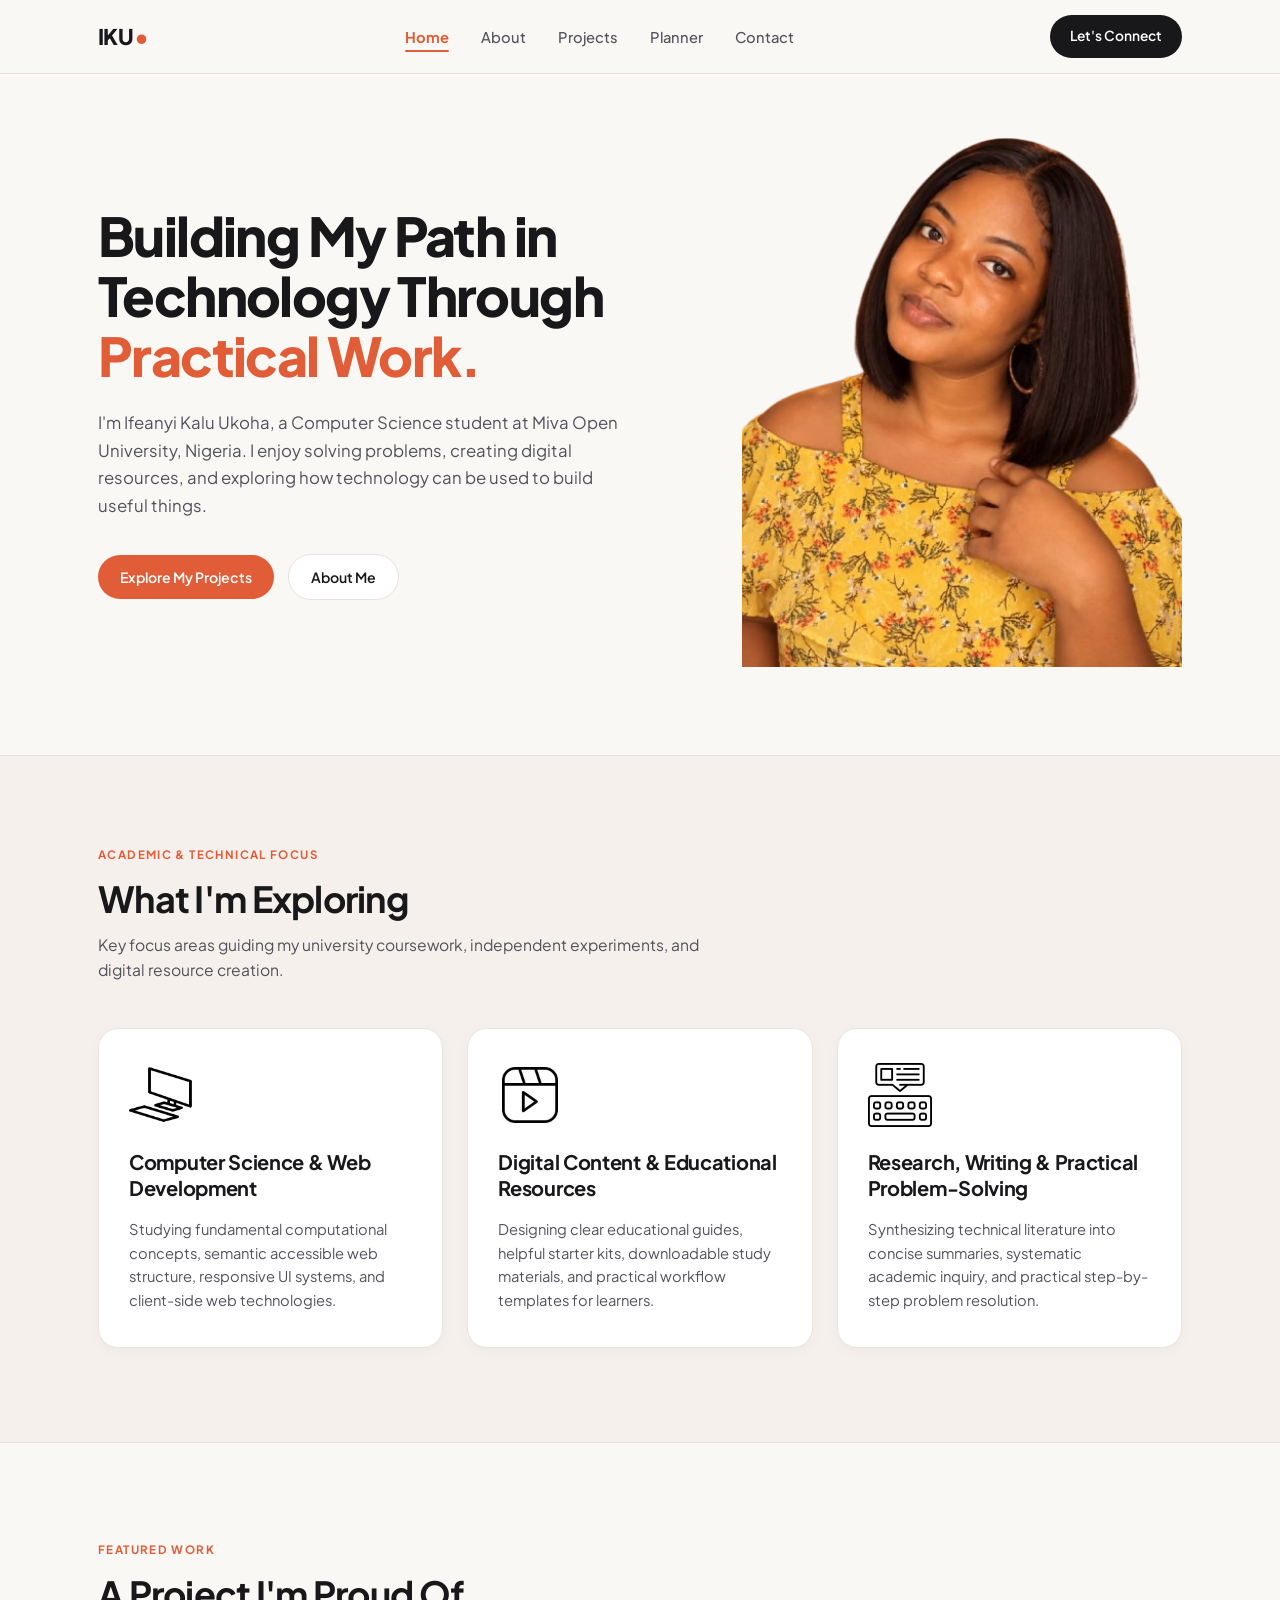
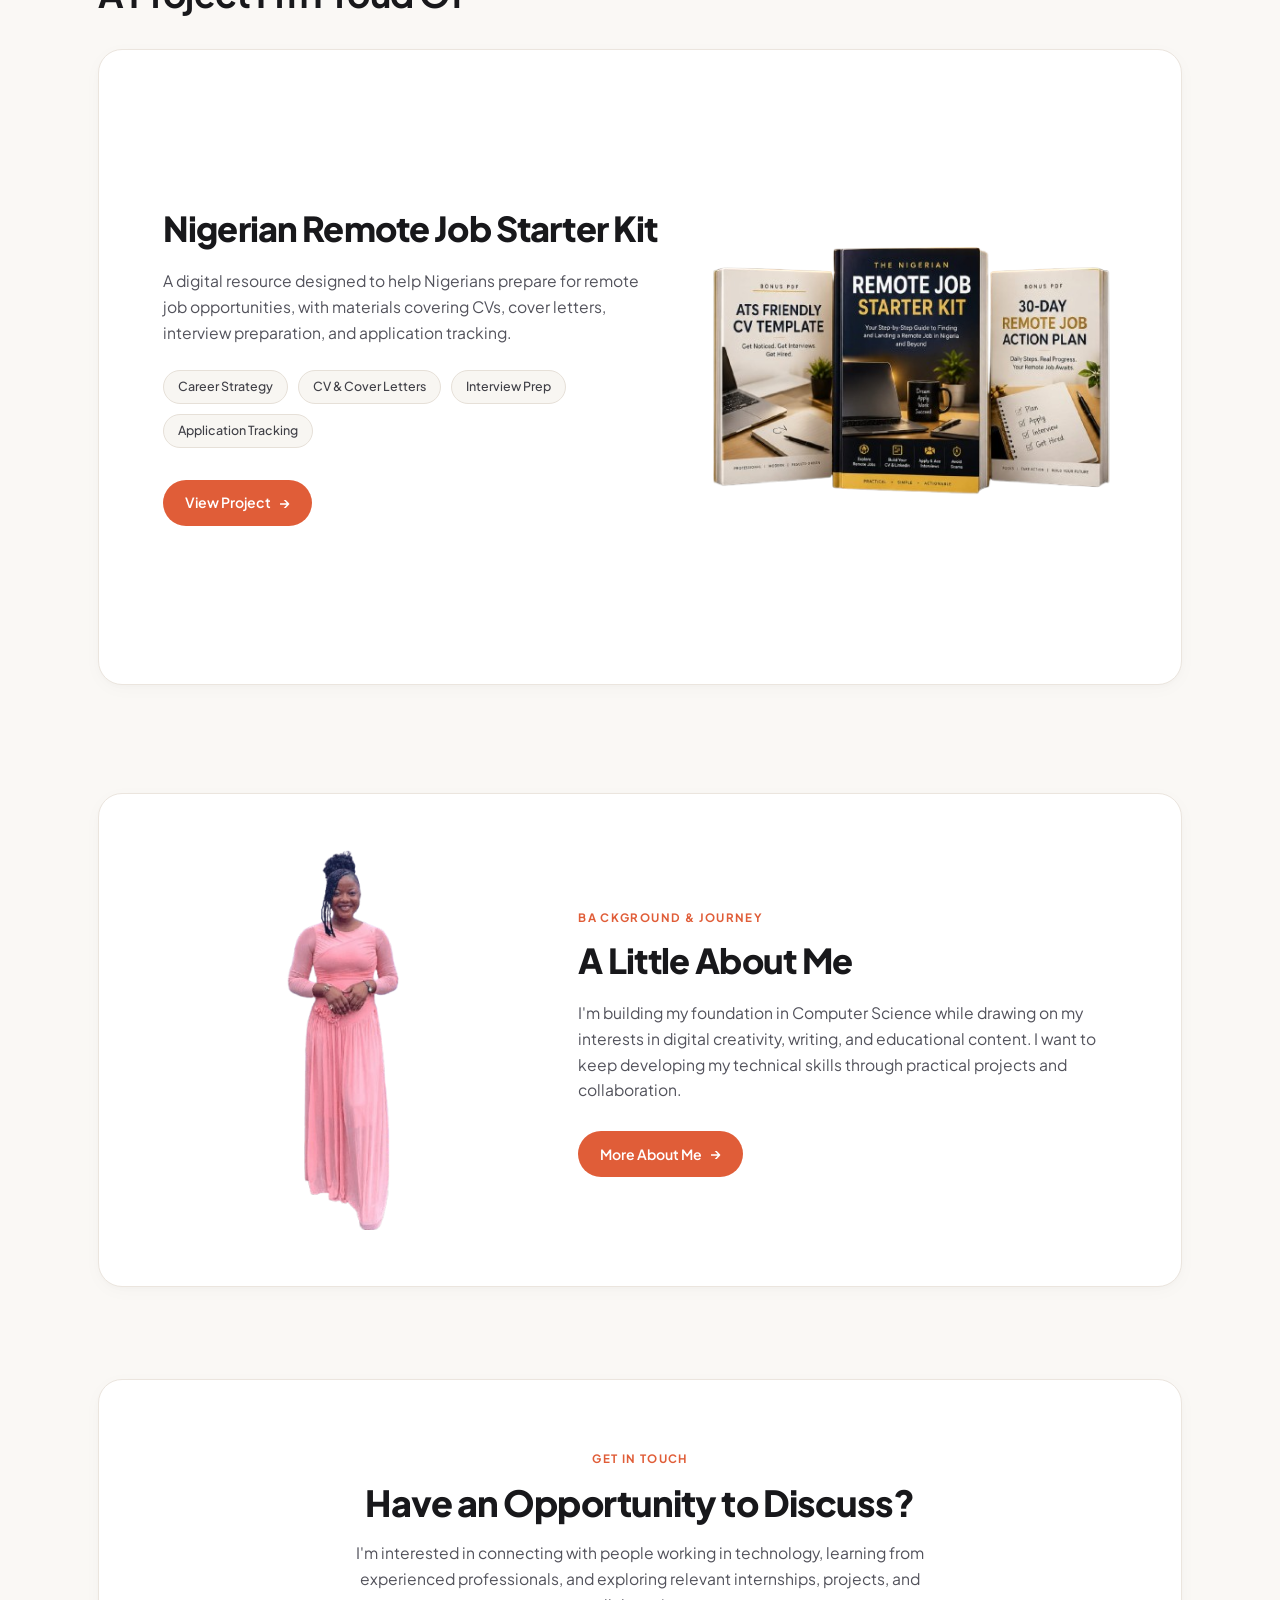
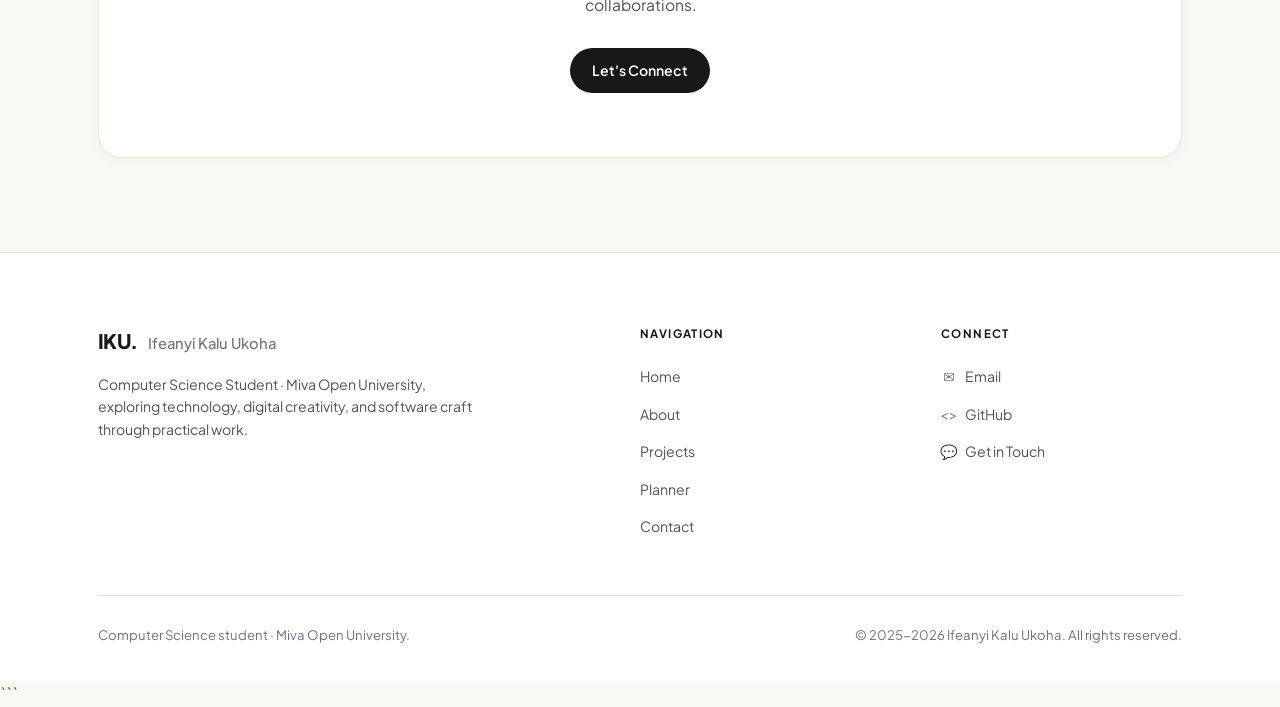
<file: index.html>
<!doctype html>
<html lang="en">
  <head>
    <meta charset="UTF-8" />
    <meta name="viewport" content="width=device-width, initial-scale=1.0" />
    <title>Ifeanyi Kalu Ukoha - Portfolio Homepage</title>
    <meta name="description" content="Portfolio homepage of Ifeanyi Kalu Ukoha, Computer Science student at Miva Open University, Nigeria." />
    <meta property="og:title" content="Ifeanyi Kalu Ukoha - Portfolio Homepage" />
    <meta property="og:description" content="Portfolio homepage of Ifeanyi Kalu Ukoha, Computer Science student at Miva Open University, Nigeria." />
    <meta property="og:type" content="website" />
    <meta name="twitter:card" content="summary_large_image" />

    <link rel="preconnect" href="https://fonts.googleapis.com" />
    <link rel="preconnect" href="https://fonts.gstatic.com" crossorigin />
    <link
      href="https://fonts.googleapis.com/css2?family=Plus+Jakarta+Sans:wght@400;500;600;700;800&display=swap"
      rel="stylesheet"
    />
    <link rel="stylesheet" href="css/style.css" />
  </head>

  <body>
    <header class="site-header" id="siteHeader">
      <div class="container nav-container">
        <div class="nav-brand-group">
          <button
            class="mobile-menu-toggle"
            id="mobileMenuToggle"
            aria-label="Open navigation menu"
            aria-expanded="false"
            aria-controls="primaryNav"
          >
            <span class="hamburger-bar"></span>
            <span class="hamburger-bar"></span>
            <span class="hamburger-bar"></span>
          </button>

          <a href="index.html" class="brand-logo" aria-label="IKU Homepage">
            IKU<span class="brand-dot">•</span>
          </a>
        </div>

        <div class="nav-drawer-backdrop" id="navBackdrop" aria-hidden="true"></div>

        <nav id="primaryNav" class="nav-drawer" aria-label="Main Navigation">
          <div class="nav-drawer-header">
            <span class="nav-drawer-title">IKU<span class="brand-dot">•</span></span>
            <button class="nav-drawer-close" id="navDrawerClose" aria-label="Close navigation menu">&times;</button>
          </div>

          <ul class="nav-links">
            <li><a href="index.html" class="nav-link active">Home</a></li>
            <li><a href="about.html" class="nav-link">About</a></li>
            <li><a href="projects.html" class="nav-link">Projects</a></li>
            <li><a href="planner.html" class="nav-link">Planner</a></li>
            <li><a href="contact.html" class="nav-link">Contact</a></li>
          </ul>

          <div class="nav-drawer-footer">
            <a href="contact.html" class="btn btn-dark nav-mobile-cta">
              Let's Connect <span class="arrow">→</span>
            </a>
          </div>
        </nav>

        <div class="nav-actions">
          <a href="contact.html" class="btn btn-dark">
            Let's Connect
          </a>
        </div>
      </div>
    </header>

    <main>
      <section id="home" class="hero-section">
        <div class="container">
          <div class="hero-grid">
            <div class="hero-content">
              <h1 class="hero-headline">
                Building My Path in<br class="hero-br" />
                Technology Through<br class="hero-br" />
                <span class="highlight">Practical Work.</span>
              </h1>

              <p class="hero-intro">
                I'm Ifeanyi Kalu Ukoha, a Computer Science student at Miva Open
                University, Nigeria. I enjoy solving problems, creating digital
                resources, and exploring how technology can be used to build
                useful things.
              </p>

              <div class="hero-actions">
                <a href="projects.html" class="btn btn-primary">Explore My Projects</a>
                <a href="about.html" class="btn btn-secondary">About Me</a>
              </div>
            </div>

            <div class="hero-visual">
              <div class="hero-portrait-wrapper">
                <img
                  src="assets/img/8.png"
                  alt="Ifeanyi Kalu Ukoha smiling against a warm terracotta arch background"
                  class="hero-portrait-img"
                  width="420"
                  height="480"
                />
              </div>
            </div>
          </div>
        </div>
      </section>

      <section id="focus" class="focus-section">
        <div class="container">
          <div class="focus-header">
            <span class="eyebrow">ACADEMIC & TECHNICAL FOCUS</span>
            <h2 class="section-title">What I'm Exploring</h2>
            <p class="section-desc">
              Key focus areas guiding my university coursework, independent experiments, and digital resource creation.
            </p>
          </div>

          <div class="focus-grid">
            <article class="focus-card card">
              <div class="focus-icon-wrap">
                <img
                  src="assets/img/computer.png"
                  alt="Computer monitor and keyboard icon"
                  width="64"
                  height="64"
                />
              </div>
              <h3 class="focus-card-title">Computer Science & Web Development</h3>
              <p class="focus-card-desc">
                Studying fundamental computational concepts, semantic accessible web structure, responsive UI systems, and client-side web technologies.
              </p>
            </article>

            <article class="focus-card card">
              <div class="focus-icon-wrap">
                <img
                  src="assets/img/content.png"
                  alt="Video media player icon"
                  width="64"
                  height="64"
                />
              </div>
              <h3 class="focus-card-title">Digital Content & Educational Resources</h3>
              <p class="focus-card-desc">
                Designing clear educational guides, helpful starter kits, downloadable study materials, and practical workflow templates for learners.
              </p>
            </article>

            <article class="focus-card card">
              <div class="focus-icon-wrap">
                <img
                  src="assets/img/writing.png"
                  alt="Research discussion bubble and keyboard icon"
                  width="64"
                  height="64"
                />
              </div>
              <h3 class="focus-card-title">Research, Writing & Practical Problem-Solving</h3>
              <p class="focus-card-desc">
                Synthesizing technical literature into concise summaries, systematic academic inquiry, and practical step-by-step problem resolution.
              </p>
            </article>
          </div>
        </div>
      </section>

      <section id="projects" class="featured-section">
        <div class="container">
          <div class="featured-header">
            <span class="eyebrow">FEATURED WORK</span>
            <h2 class="section-title">A Project I'm Proud Of</h2>
          </div>

          <article class="featured-card card">
            <div class="featured-content">
              <h3 class="featured-project-title">Nigerian Remote Job Starter Kit</h3>
              <p class="featured-project-desc">
                A digital resource designed to help Nigerians prepare for remote job opportunities, with materials covering CVs, cover letters, interview preparation, and application tracking.
              </p>

              <div class="tags-list">
                <span class="tag-badge">Career Strategy</span>
                <span class="tag-badge">CV & Cover Letters</span>
                <span class="tag-badge">Interview Prep</span>
                <span class="tag-badge">Application Tracking</span>
              </div>

              <a href="#contact" class="btn btn-primary">
                View Project <span class="arrow">→</span>
              </a>
            </div>

            <div class="featured-visual">
              <img
                src="assets/img/6.png"
                alt="Nigerian Remote Job Starter Kit, ATS Friendly CV Template, and 30-Day Remote Job Action Plan book mockup"
                class="featured-mockup-img"
                width="380"
                height="250"
              />
            </div>
          </article>
        </div>
      </section>

      <section id="about" class="about-section">
        <div class="container">
          <article class="about-card card">
            <div class="about-visual">
              <img
                src="assets/img/7.png"
                alt="Full-length portrait of Ifeanyi Kalu Ukoha in a soft pink dress"
                class="about-portrait-img"
                width="160"
                height="360"
              />
            </div>

            <div class="about-content">
              <span class="eyebrow">BA  CKGROUND & JOURNEY</span>
              <h2 class="about-title">A Little About Me</h2>
              <p class="about-desc">
                I'm building my foundation in Computer Science while drawing on my interests in digital creativity, writing, and educational content. I want to keep developing my technical skills through practical projects and collaboration.
              </p>

              <a href="about.html" class="btn btn-primary">
                More About Me <span class="arrow">→</span>
              </a>
            </div>
          </article>
        </div>
      </section>

      <section id="contact" class="contact-cta-section">
        <div class="container">
          <div class="contact-card card">
            <span class="eyebrow">GET IN TOUCH</span>
            <h2 class="contact-title">Have an Opportunity to Discuss?</h2>
            <p class="contact-desc">
              I'm interested in connecting with people working in technology, learning from experienced professionals, and exploring relevant internships, projects, and collaborations.
            </p>

            <a href="contact.html" class="btn btn-dark">
              Let's Connect
            </a>
          </div>
        </div>
      </section>
    </main>

    <footer class="site-footer">
      <div class="container">
        <div class="footer-top">
          <div class="footer-brand">
            <div class="footer-logo-line">
              <span class="footer-logo">IKU.</span>
              <span class="footer-fullname">Ifeanyi Kalu Ukoha</span>
            </div>
            <p class="footer-bio">
              Computer Science Student · Miva Open University, exploring technology, digital creativity, and software craft through practical work.
            </p>
          </div>

          <div class="footer-nav-col">
            <h3 class="footer-heading">NAVIGATION</h3>
            <ul class="footer-list">
              <li><a href="index.html" class="footer-link">Home</a></li>
              <li><a href="about.html" class="footer-link">About</a></li>
              <li><a href="projects.html" class="footer-link">Projects</a></li>
              <li><a href="planner.html" class="footer-link">Planner</a></li>
              <li><a href="contact.html" class="footer-link">Contact</a></li>
            </ul>
          </div>

          <div class="footer-connect-col">
            <h3 class="footer-heading">CONNECT</h3>
            <ul class="footer-list">
              <li>
                <a href="mailto:i.ukoha9685@miva.edu.ng" class="footer-link">
                  <span class="footer-icon">✉</span> Email
                </a>
              </li>
              <li>
                <a href="https://github.com" target="_blank" rel="noopener noreferrer" class="footer-link">
                  <span class="footer-icon">&lt;&gt;</span> GitHub
                </a>
              </li>
              <li>
                <a href="contact.html" class="footer-link">
                  <span class="footer-icon">💬</span> Get in Touch
                </a>
              </li>
            </ul>
          </div>
        </div>

        <div class="footer-bottom">
          <div class="footer-subtext">Computer Science student · Miva Open University.</div>
          <div class="footer-copyright">© 2025-2026 Ifeanyi Kalu Ukoha. All rights reserved.</div>
        </div>
      </div>
    </footer>

    <script type="module" src="js/main.js"></script>
  </body>
</html>
```
</file>
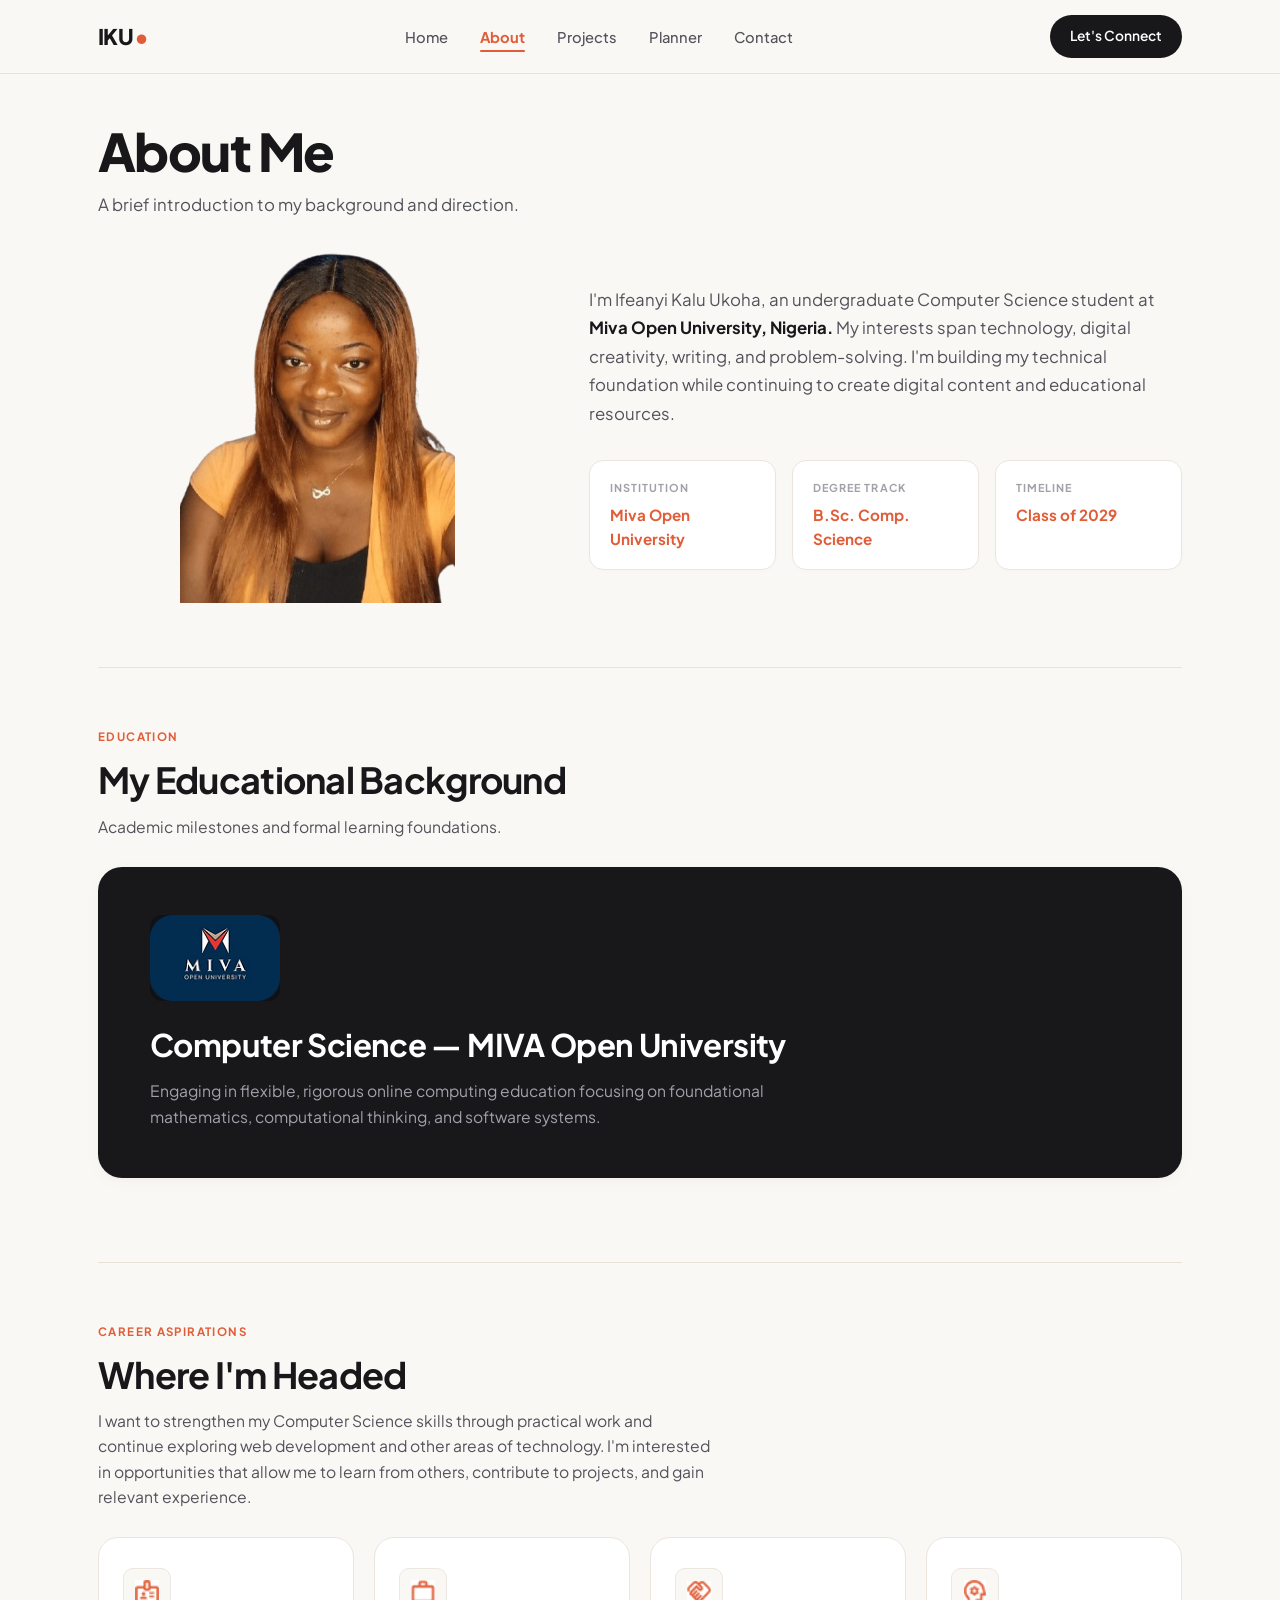
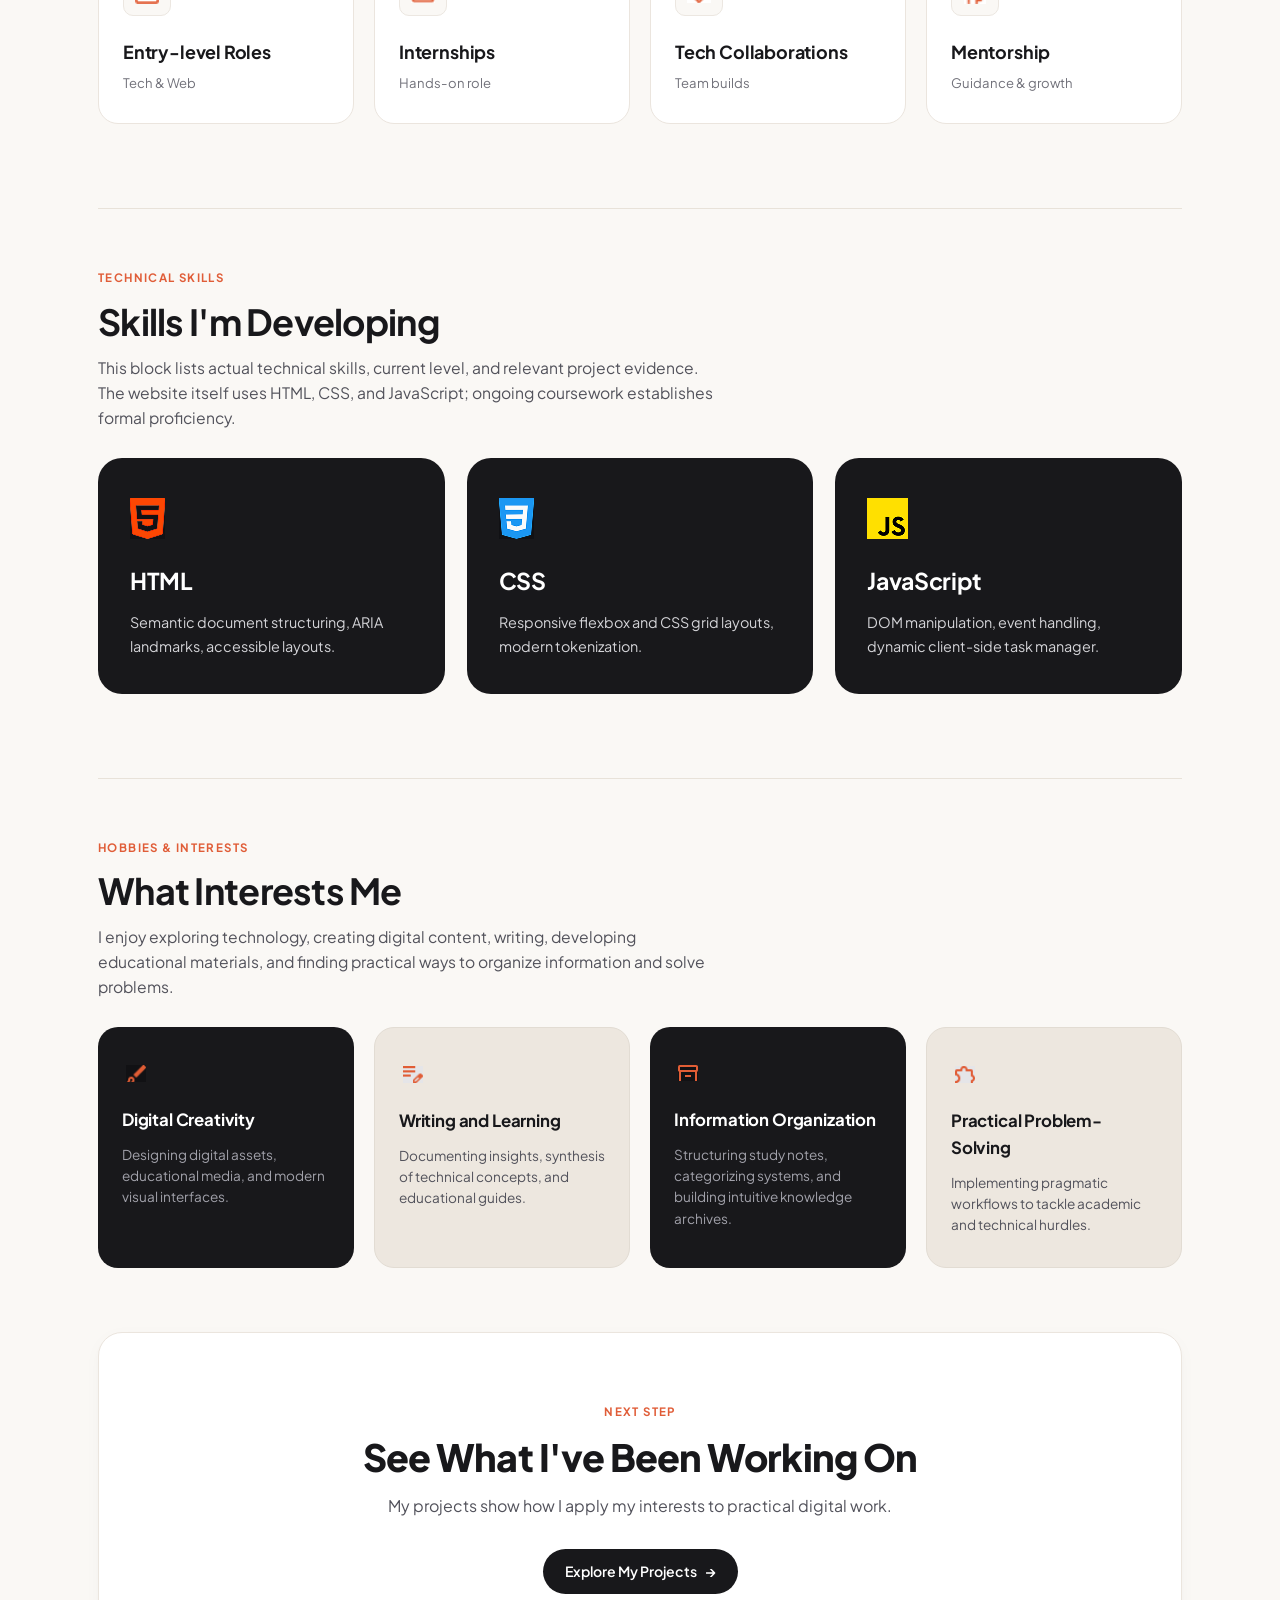
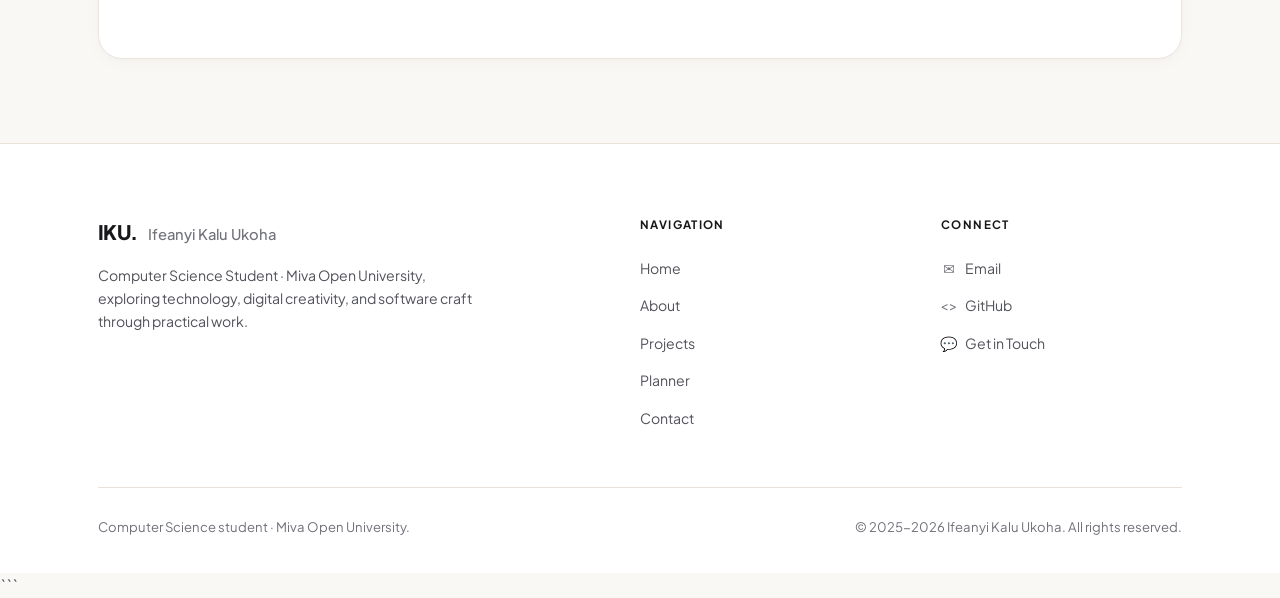
<file: about.html>
<!doctype html>
<html lang="en">
  <head>
    <meta charset="UTF-8" />
    <meta name="viewport" content="width=device-width, initial-scale=1.0" />
    <title>About Me - Ifeanyi Kalu Ukoha</title>
    <meta name="description" content="A brief introduction to the background, educational foundations, career aspirations, and technical skills of Ifeanyi Kalu Ukoha." />
    <meta property="og:title" content="About Me - Ifeanyi Kalu Ukoha" />
    <meta property="og:description" content="A brief introduction to the background, educational foundations, career aspirations, and technical skills of Ifeanyi Kalu Ukoha." />
    <meta property="og:type" content="website" />
    <meta name="twitter:card" content="summary_large_image" />

    <link rel="preconnect" href="https://fonts.googleapis.com" />
    <link rel="preconnect" href="https://fonts.gstatic.com" crossorigin />
    <link
      href="https://fonts.googleapis.com/css2?family=Plus+Jakarta+Sans:wght@400;500;600;700;800&display=swap"
      rel="stylesheet"
    />

    <link rel="stylesheet" href="css/style.css" />
  </head>

  <body>
    <header class="site-header" id="siteHeader">
      <div class="container nav-container">
        <div class="nav-brand-group">
          <button
            class="mobile-menu-toggle"
            id="mobileMenuToggle"
            aria-label="Open navigation menu"
            aria-expanded="false"
            aria-controls="primaryNav"
          >
            <span class="hamburger-bar"></span>
            <span class="hamburger-bar"></span>
            <span class="hamburger-bar"></span>
          </button>

          <a href="index.html" class="brand-logo" aria-label="IKU Homepage">
            IKU<span class="brand-dot">•</span>
          </a>
        </div>

        <div class="nav-drawer-backdrop" id="navBackdrop" aria-hidden="true"></div>

        <nav id="primaryNav" class="nav-drawer" aria-label="Main Navigation">
          <div class="nav-drawer-header">
            <span class="nav-drawer-title">IKU<span class="brand-dot">•</span></span>
            <button class="nav-drawer-close" id="navDrawerClose" aria-label="Close navigation menu">&times;</button>
          </div>

          <ul class="nav-links">
            <li><a href="index.html" class="nav-link">Home</a></li>
            <li><a href="about.html" class="nav-link active">About</a></li>
            <li><a href="projects.html" class="nav-link">Projects</a></li>
            <li><a href="planner.html" class="nav-link">Planner</a></li>
            <li><a href="contact.html" class="nav-link">Contact</a></li>
          </ul>

          <div class="nav-drawer-footer">
            <a href="contact.html" class="btn btn-dark nav-mobile-cta">
              Let's Connect <span class="arrow">→</span>
            </a>
          </div>
        </nav>

        <div class="nav-actions">
          <a href="contact.html" class="btn btn-dark">
            Let's Connect
          </a>
        </div>
      </div>
    </header>

    <main>
      <div class="container">
        <header class="page-header-block">
          <h1 class="page-main-title">About Me</h1>
          <p class="page-subtitle">A brief introduction to my background and direction.</p>
        </header>

        <section class="about-hero-grid">
          <div class="about-stadium-visual">
            <img
              src="assets/img/9.png"
              alt="Portrait of Ifeanyi Kalu Ukoha in a lime yellow dress framed in a rounded capsule"
              class="about-stadium-img"
            />
          </div>

          <div class="about-hero-content">
            <p class="bio-lead">
              I'm Ifeanyi Kalu Ukoha, an undergraduate Computer Science student at <strong>Miva Open University, Nigeria.</strong> My interests span technology, digital creativity, writing, and problem-solving. I'm building my technical foundation while continuing to create digital content and educational resources.
            </p>

            <div class="stats-grid">
              <div class="stat-card">
                <span class="stat-label">INSTITUTION</span>
                <span class="stat-value">Miva Open University</span>
              </div>
              <div class="stat-card">
                <span class="stat-label">DEGREE TRACK</span>
                <span class="stat-value">B.Sc. Comp. Science</span>
              </div>
              <div class="stat-card">
                <span class="stat-label">TIMELINE</span>
                <span class="stat-value">Class of 2029</span>
              </div>
            </div>
          </div>
        </section>

        <div class="about-section-divider"></div>

        <section class="about-section-block">
          <div class="about-block-header">
            <span class="eyebrow">EDUCATION</span>
            <h2 class="section-title">My Educational Background</h2>
            <p class="section-desc">Academic milestones and formal learning foundations.</p>
          </div>

          <article class="education-card">
            <div class="miva-logo-box">
              <img
                src="assets/img/miva-logo.png"
                alt="MIVA Open University crest logo"
                width="130"
                height="86"
              />
            </div>
            <h3 class="education-title">Computer Science — MIVA Open University</h3>
            <p class="education-desc">
              Engaging in flexible, rigorous online computing education focusing on foundational mathematics, computational thinking, and software systems.
            </p>
          </article>
        </section>

        <div class="about-section-divider"></div>

        <section class="about-section-block">
          <div class="about-block-header">
            <span class="eyebrow">CAREER ASPIRATIONS</span>
            <h2 class="section-title">Where I'm Headed</h2>
            <p class="section-desc">
              I want to strengthen my Computer Science skills through practical work and continue exploring web development and other areas of technology. I'm interested in opportunities that allow me to learn from others, contribute to projects, and gain relevant experience.
            </p>
          </div>

          <div class="career-grid">
            <div class="career-card">
              <div class="career-icon-box">
                <img src="assets/img/career-1.png" alt="ID badge icon" width="24" height="24" />
              </div>
              <h3 class="career-title">Entry-level Roles</h3>
              <p class="career-subtitle">Tech &amp; Web</p>
            </div>

            <div class="career-card">
              <div class="career-icon-box">
                <img src="assets/img/career-2.png" alt="Briefcase icon" width="24" height="24" />
              </div>
              <h3 class="career-title">Internships</h3>
              <p class="career-subtitle">Hands-on role</p>
            </div>

            <div class="career-card">
              <div class="career-icon-box">
                <img src="assets/img/career-3.png" alt="Collaboration icon" width="24" height="24" />
              </div>
              <h3 class="career-title">Tech Collaborations</h3>
              <p class="career-subtitle">Team builds</p>
            </div>

            <div class="career-card">
              <div class="career-icon-box">
                <img src="assets/img/career-4.png" alt="Mentorship lightbulb icon" width="24" height="24" />
              </div>
              <h3 class="career-title">Mentorship</h3>
              <p class="career-subtitle">Guidance &amp; growth</p>
            </div>
          </div>
        </section>

        <div class="about-section-divider"></div>

        <section class="about-section-block">
          <div class="about-block-header">
            <span class="eyebrow">TECHNICAL SKILLS</span>
            <h2 class="section-title">Skills I'm Developing</h2>
            <p class="section-desc">
              This block lists actual technical skills, current level, and relevant project evidence. The website itself uses HTML, CSS, and JavaScript; ongoing coursework establishes formal proficiency.
            </p>
          </div>

          <div class="skills-grid">
            <div class="skill-dark-card">
              <div class="skill-badge-wrap">
                <img src="assets/img/html-badge.png" alt="HTML5 badge" width="35" height="41" />
              </div>
              <h3 class="skill-title">HTML</h3>
              <p class="skill-desc">
                Semantic document structuring, ARIA landmarks, accessible layouts.
              </p>
            </div>

            <div class="skill-dark-card">
              <div class="skill-badge-wrap">
                <img src="assets/img/css-badge.png" alt="CSS3 badge" width="35" height="41" />
              </div>
              <h3 class="skill-title">CSS</h3>
              <p class="skill-desc">
                Responsive flexbox and CSS grid layouts, modern tokenization.
              </p>
            </div>

            <div class="skill-dark-card">
              <div class="skill-badge-wrap">
                <img src="assets/img/js-badge.png" alt="JavaScript badge" width="41" height="41" />
              </div>
              <h3 class="skill-title">JavaScript</h3>
              <p class="skill-desc">
                DOM manipulation, event handling, dynamic client-side task manager.
              </p>
            </div>
          </div>
        </section>

        <div class="about-section-divider"></div>

        <section class="about-section-block">
          <div class="about-block-header">
            <span class="eyebrow">HOBBIES &amp; INTERESTS</span>
            <h2 class="section-title">What Interests Me</h2>
            <p class="section-desc">
              I enjoy exploring technology, creating digital content, writing, developing educational materials, and finding practical ways to organize information and solve problems.
            </p>
          </div>

          <div class="hobbies-grid">
            <div class="hobby-card hobby-card-dark">
              <div class="hobby-icon-wrap">
                <img src="assets/img/hobby-1.png" alt="Pen icon" width="20" height="20" />
              </div>
              <h3 class="hobby-title">Digital Creativity</h3>
              <p class="hobby-desc">
                Designing digital assets, educational media, and modern visual interfaces.
              </p>
            </div>

            <div class="hobby-card hobby-card-tinted">
              <div class="hobby-icon-wrap">
                <img src="assets/img/hobby-2.png" alt="Writing icon" width="20" height="20" />
              </div>
              <h3 class="hobby-title">Writing and Learning</h3>
              <p class="hobby-desc">
                Documenting insights, synthesis of technical concepts, and educational guides.
              </p>
            </div>

            <div class="hobby-card hobby-card-dark">
              <div class="hobby-icon-wrap">
                <img src="assets/img/hobby-3.png" alt="Filing icon" width="20" height="20" />
              </div>
              <h3 class="hobby-title">Information Organization</h3>
              <p class="hobby-desc">
                Structuring study notes, categorizing systems, and building intuitive knowledge archives.
              </p>
            </div>

            <div class="hobby-card hobby-card-tinted">
              <div class="hobby-icon-wrap">
                <img src="assets/img/hobby-4.png" alt="Problem-solving icon" width="20" height="20" />
              </div>
              <h3 class="hobby-title">Practical Problem-Solving</h3>
              <p class="hobby-desc">
                Implementing pragmatic workflows to tackle academic and technical hurdles.
              </p>
            </div>
          </div>
        </section>

        <section class="next-step-section">
          <div class="next-step-card">
            <span class="eyebrow">NEXT STEP</span>
            <h2 class="next-step-title">See What I've Been Working On</h2>
            <p class="next-step-desc">
              My projects show how I apply my interests to practical digital work.
            </p>
            <a href="projects.html" class="btn btn-dark">
              Explore My Projects <span class="arrow">→</span>
            </a>
          </div>
        </section>
      </div>
    </main>

    <footer class="site-footer">
      <div class="container">
        <div class="footer-top">
          <div class="footer-brand">
            <div class="footer-logo-line">
              <span class="footer-logo">IKU.</span>
              <span class="footer-fullname">Ifeanyi Kalu Ukoha</span>
            </div>
            <p class="footer-bio">
              Computer Science Student · Miva Open University, exploring technology, digital creativity, and software craft through practical work.
            </p>
          </div>

          <div class="footer-nav-col">
            <h3 class="footer-heading">NAVIGATION</h3>
            <ul class="footer-list">
              <li><a href="index.html" class="footer-link">Home</a></li>
              <li><a href="about.html" class="footer-link">About</a></li>
              <li><a href="projects.html" class="footer-link">Projects</a></li>
              <li><a href="planner.html" class="footer-link">Planner</a></li>
              <li><a href="contact.html" class="footer-link">Contact</a></li>
            </ul>
          </div>

          <div class="footer-connect-col">
            <h3 class="footer-heading">CONNECT</h3>
            <ul class="footer-list">
              <li>
                <a href="mailto:i.ukoha9685@miva.edu.ng" class="footer-link">
                  <span class="footer-icon">✉</span> Email
                </a>
              </li>
              <li>
                <a href="https://github.com" target="_blank" rel="noopener noreferrer" class="footer-link">
                  <span class="footer-icon">&lt;&gt;</span> GitHub
                </a>
              </li>
              <li>
                <a href="contact.html" class="footer-link">
                  <span class="footer-icon">💬</span> Get in Touch
                </a>
              </li>
            </ul>
          </div>
        </div>

        <div class="footer-bottom">
          <div class="footer-subtext">Computer Science student · Miva Open University.</div>
          <div class="footer-copyright">© 2025-2026 Ifeanyi Kalu Ukoha. All rights reserved.</div>
        </div>
      </div>
    </footer>

    <script type="module" src="js/main.js"></script>
  </body>
</html>
```
</file>
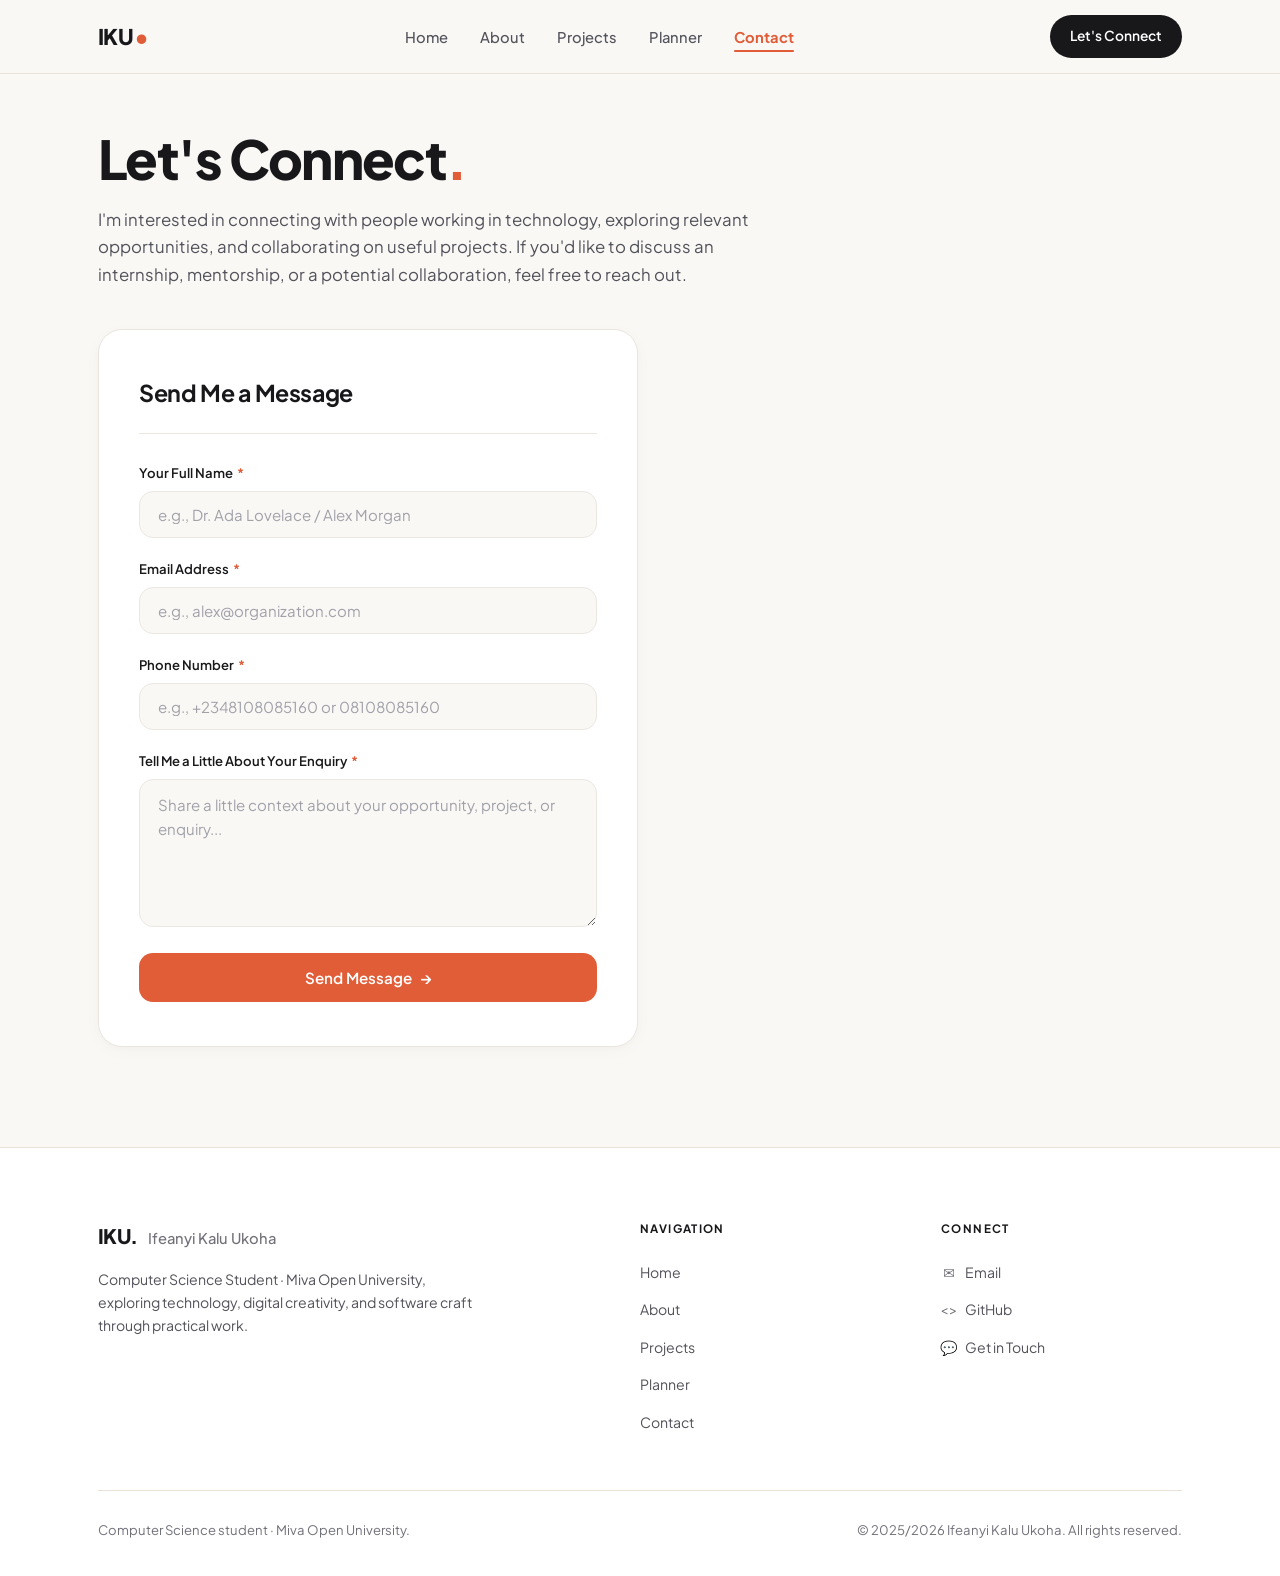
<file: contact.html>
<!doctype html>
<html lang="en">
  <head>
    <meta charset="UTF-8" />
    <meta name="viewport" content="width=device-width, initial-scale=1.0" />
    <title>Let's Connect - Ifeanyi Kalu Ukoha</title>
    <meta
      name="description"
      content="I'm interested in connecting with people working in technology, exploring relevant opportunities, and collaborating on useful projects. If you'd like to discuss an internship, mentorship, or a potential collaboration, feel free to reach out."
    />
    <meta property="og:title" content="Let's Connect - Ifeanyi Kalu Ukoha" />
    <meta
      property="og:description"
      content="I'm interested in connecting with people working in technology, exploring relevant opportunities, and collaborating on useful projects. If you'd like to discuss an internship, mentorship, or a potential collaboration, feel free to reach out."
    />
    <meta property="og:type" content="website" />
    <meta name="twitter:card" content="summary_large_image" />

    <!-- Google Fonts: Plus Jakarta Sans -->
    <link rel="preconnect" href="https://fonts.googleapis.com" />
    <link rel="preconnect" href="https://fonts.gstatic.com" crossorigin />
    <link
      href="https://fonts.googleapis.com/css2?family=Plus+Jakarta+Sans:wght@400;500;600;700;800&display=swap"
      rel="stylesheet"
    />

    <!-- Stylesheet -->
    <link rel="stylesheet" href="css/style.css" />
  </head>
  <body>
    <!-- =====================================================================
         1. Navigation
         ===================================================================== -->
    <header class="site-header" id="siteHeader">
      <div class="container nav-container">
        <!-- Far-left: hamburger on mobile + brand logo -->
        <div class="nav-brand-group">
          <button
            class="mobile-menu-toggle"
            id="mobileMenuToggle"
            aria-label="Open navigation menu"
            aria-expanded="false"
            aria-controls="primaryNav"
          >
            <span class="hamburger-bar"></span>
            <span class="hamburger-bar"></span>
            <span class="hamburger-bar"></span>
          </button>

          <a href="index.html" class="brand-logo" aria-label="IKU Homepage">
            IKU<span class="brand-dot">•</span>
          </a>
        </div>

        <!-- Backdrop for mobile drawer -->
        <div class="nav-drawer-backdrop" id="navBackdrop" aria-hidden="true"></div>

        <!-- Primary Navigation / Slide-out Drawer -->
        <nav id="primaryNav" class="nav-drawer" aria-label="Main Navigation">
          <div class="nav-drawer-header">
            <span class="nav-drawer-title">IKU<span class="brand-dot">•</span></span>
            <button class="nav-drawer-close" id="navDrawerClose" aria-label="Close navigation menu">&times;</button>
          </div>
          <ul class="nav-links">
            <li><a href="index.html" class="nav-link">Home</a></li>
            <li><a href="about.html" class="nav-link">About</a></li>
            <li><a href="projects.html" class="nav-link">Projects</a></li>
            <li><a href="planner.html" class="nav-link">Planner</a></li>
            <li><a href="contact.html" class="nav-link active">Contact</a></li>
          </ul>
          <div class="nav-drawer-footer">
            <a href="contact.html" class="btn btn-dark nav-mobile-cta">
              Let's Connect <span class="arrow">→</span>
            </a>
          </div>
        </nav>

        <div class="nav-actions">
          <a href="contact.html" class="btn btn-dark">
            Let's Connect
          </a>
        </div>
      </div>
    </header>

    <!-- Main Content Flow -->
    <main>
      <div class="container">
        <!-- =================================================================
             2. Page Header
             ================================================================= -->
        <header class="contact-page-header">
          <h1 class="contact-page-title">
            Let's Connect<span class="highlight">.</span>
          </h1>
          <p class="contact-page-subtitle">
            I'm interested in connecting with people working in technology, exploring relevant opportunities, and collaborating on useful projects. If you'd like to discuss an internship, mentorship, or a potential collaboration, feel free to reach out.
          </p>
        </header>

        <!-- =================================================================
             3. Contact Form Card
             ================================================================= -->
        <section class="contact-content-section" aria-label="Contact Form">
          <div class="contact-form-card">
            <h2 class="contact-form-heading">Send Me a Message</h2>
            <div class="contact-card-divider" aria-hidden="true"></div>

            <div class="contact-form-status" id="contactStatus" aria-live="polite"></div>

            <form class="contact-form" id="contactForm" novalidate>
              <div class="contact-form-group">
                <label for="fullName" class="contact-label">
                  Your Full Name <span class="required-star">*</span>
                </label>
                <input
                  type="text"
                  id="fullName"
                  name="fullName"
                  class="contact-input"
                  placeholder="e.g., Dr. Ada Lovelace / Alex Morgan"
                  required
                />
              </div>

              <div class="contact-form-group">
                <label for="email" class="contact-label">
                  Email Address <span class="required-star">*</span>
                </label>
                <input
                  type="email"
                  id="email"
                  name="email"
                  class="contact-input"
                  placeholder="e.g., alex@organization.com"
                  required
                />
              </div>

              <div class="contact-form-group">
                <label for="phone" class="contact-label">
                  Phone Number <span class="required-star">*</span>
                </label>
                <input
                  type="tel"
                  id="phone"
                  name="phone"
                  class="contact-input"
                  placeholder="e.g., +2348108085160 or 08108085160"
                  required
                />
              </div>

              <div class="contact-form-group">
                <label for="enquiry" class="contact-label">
                  Tell Me a Little About Your Enquiry <span class="required-star">*</span>
                </label>
                <textarea
                  id="enquiry"
                  name="enquiry"
                  class="contact-textarea"
                  rows="5"
                  placeholder="Share a little context about your opportunity, project, or enquiry..."
                  required
                ></textarea>
              </div>

              <button type="submit" class="contact-submit-btn" id="contactSubmitBtn">
                Send Message <span class="arrow" aria-hidden="true">→</span>
              </button>
            </form>
          </div>
        </section>
      </div>
    </main>

    <!-- =====================================================================
         4. Shared Footer
         ===================================================================== -->
    <footer class="site-footer">
      <div class="container">
        <div class="footer-top">
          <!-- Col 1: Brand & Bio -->
          <div class="footer-brand">
            <div class="footer-logo-line">
              <span class="footer-logo">IKU.</span>
              <span class="footer-fullname">Ifeanyi Kalu Ukoha</span>
            </div>
            <p class="footer-bio">
              Computer Science Student · Miva Open University, exploring technology, digital creativity, and software craft through practical work.
            </p>
          </div>

          <!-- Col 2: Navigation Links -->
          <div class="footer-nav-col">
            <h3 class="footer-heading">NAVIGATION</h3>
            <ul class="footer-list">
              <li><a href="index.html" class="footer-link">Home</a></li>
              <li><a href="about.html" class="footer-link">About</a></li>
              <li><a href="projects.html" class="footer-link">Projects</a></li>
              <li><a href="planner.html" class="footer-link">Planner</a></li>
              <li><a href="contact.html" class="footer-link">Contact</a></li>
            </ul>
          </div>

          <!-- Col 3: Connect -->
          <div class="footer-connect-col">
            <h3 class="footer-heading">CONNECT</h3>
            <ul class="footer-list">
              <li>
                <a href="mailto:i.ukoha9685@miva.edu.ng" class="footer-link">
                  <span class="footer-icon">✉</span> Email
                </a>
              </li>
              <li>
                <a href="https://github.com" target="_blank" rel="noopener noreferrer" class="footer-link">
                  <span class="footer-icon">&lt;&gt;</span> GitHub
                </a>
              </li>
              <li>
                <a href="contact.html" class="footer-link">
                  <span class="footer-icon">💬</span> Get in Touch
                </a>
              </li>
            </ul>
          </div>
        </div>

        <div class="footer-bottom">
          <div class="footer-subtext">Computer Science student · Miva Open University.</div>
          <div class="footer-copyright">© 2025/2026 Ifeanyi Kalu Ukoha. All rights reserved.</div>
        </div>
      </div>
    </footer>

    <!-- Vanilla JavaScript Interaction -->
    <script type="module" src="js/main.js"></script>
  </body>
</html>
</file>
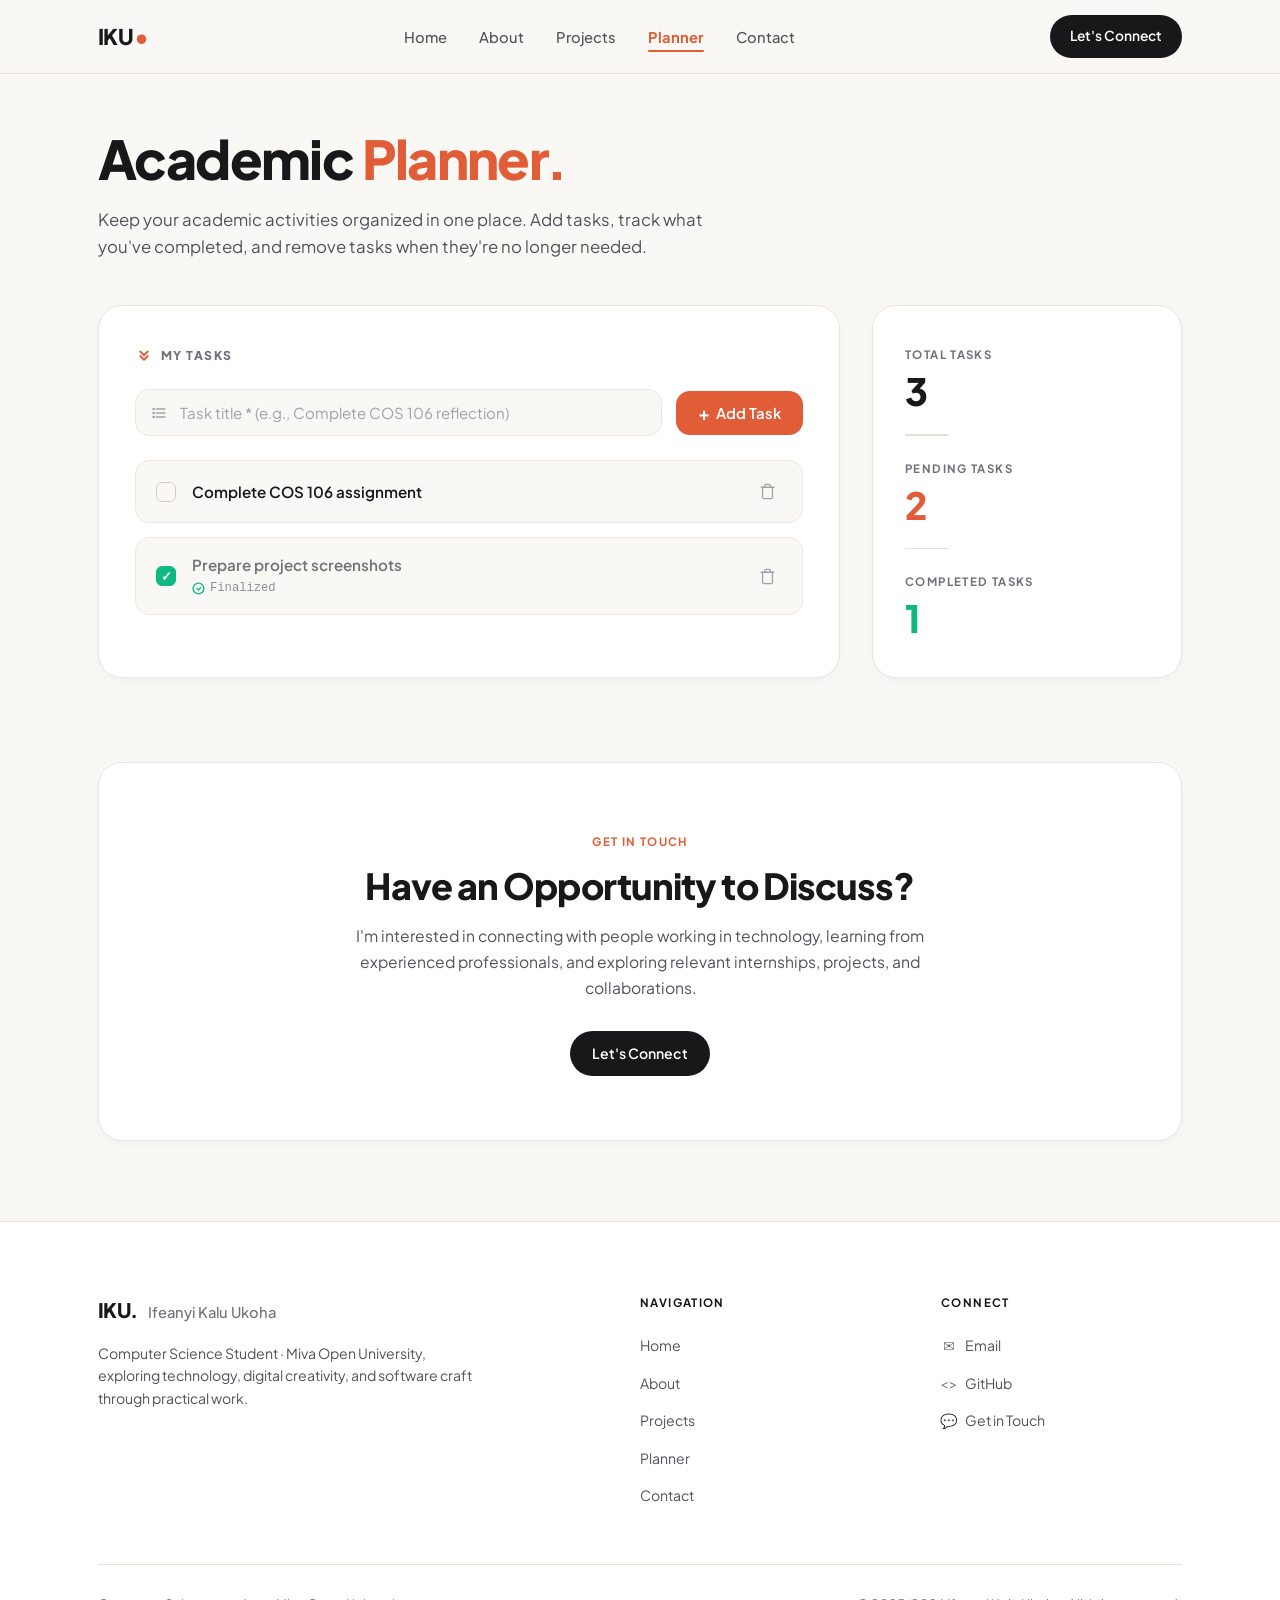
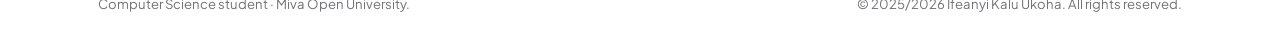
<file: planner.html>
<!doctype html>
<html lang="en">
  <head>
    <meta charset="UTF-8" />
    <meta name="viewport" content="width=device-width, initial-scale=1.0" />
    <title>Academic Planner - Ifeanyi Kalu Ukoha</title>
    <meta
      name="description"
      content="Keep your academic activities organized in one place. Add tasks, track what you've completed, and remove tasks when they're no longer needed."
    />
    <meta property="og:title" content="Academic Planner - Ifeanyi Kalu Ukoha" />
    <meta
      property="og:description"
      content="Keep your academic activities organized in one place. Add tasks, track what you've completed, and remove tasks when they're no longer needed."
    />
    <meta property="og:type" content="website" />
    <meta name="twitter:card" content="summary_large_image" />

    <!-- Google Fonts: Plus Jakarta Sans -->
    <link rel="preconnect" href="https://fonts.googleapis.com" />
    <link rel="preconnect" href="https://fonts.gstatic.com" crossorigin />
    <link
      href="https://fonts.googleapis.com/css2?family=Plus+Jakarta+Sans:wght@400;500;600;700;800&display=swap"
      rel="stylesheet"
    />

    <!-- Stylesheet -->
    <link rel="stylesheet" href="css/style.css" />
  </head>
  <body>
    <!-- =====================================================================
         1. Shared Responsive Navigation (Hamburger Far Left + Brand)
         ===================================================================== -->
    <header class="site-header" id="siteHeader">
      <div class="container nav-container">
        <!-- Far-left: hamburger on mobile + brand logo -->
        <div class="nav-brand-group">
          <button
            class="mobile-menu-toggle"
            id="mobileMenuToggle"
            aria-label="Open navigation menu"
            aria-expanded="false"
            aria-controls="primaryNav"
          >
            <span class="hamburger-bar"></span>
            <span class="hamburger-bar"></span>
            <span class="hamburger-bar"></span>
          </button>

          <a href="index.html" class="brand-logo" aria-label="IKU Homepage">
            IKU<span class="brand-dot">•</span>
          </a>
        </div>

        <!-- Backdrop for mobile drawer -->
        <div class="nav-drawer-backdrop" id="navBackdrop" aria-hidden="true"></div>

        <!-- Primary Navigation / Slide-out Drawer -->
        <nav id="primaryNav" class="nav-drawer" aria-label="Main Navigation">
          <div class="nav-drawer-header">
            <span class="nav-drawer-title">IKU<span class="brand-dot">•</span></span>
            <button class="nav-drawer-close" id="navDrawerClose" aria-label="Close navigation menu">&times;</button>
          </div>
          <ul class="nav-links">
            <li><a href="index.html" class="nav-link">Home</a></li>
            <li><a href="about.html" class="nav-link">About</a></li>
            <li><a href="projects.html" class="nav-link">Projects</a></li>
            <li><a href="planner.html" class="nav-link active">Planner</a></li>
            <li><a href="contact.html" class="nav-link">Contact</a></li>
          </ul>
          <div class="nav-drawer-footer">
            <a href="contact.html" class="btn btn-dark nav-mobile-cta">
              Let's Connect <span class="arrow">→</span>
            </a>
          </div>
        </nav>

        <div class="nav-actions">
          <a href="contact.html" class="btn btn-dark">
            Let's Connect
          </a>
        </div>
      </div>
    </header>

    <!-- Main Content Flow -->
    <main>
      <div class="container">
        <!-- =================================================================
             2. Page Header
             ================================================================= -->
        <header class="planner-page-header">
          <h1 class="planner-page-title">
            Academic <span class="highlight">Planner.</span>
          </h1>
          <p class="planner-page-subtitle">
            Keep your academic activities organized in one place. Add tasks, track what you've completed, and remove tasks when they're no longer needed.
          </p>
        </header>

        <!-- =================================================================
             3. Planner Workspace Grid (Tasks + Stats)
             ================================================================= -->
        <section class="planner-layout-grid" aria-label="Academic Task Manager">
          <!-- Left: My Tasks -->
          <div class="planner-tasks-card">
            <div class="planner-tasks-header">
              <span class="planner-tasks-icon" aria-hidden="true">
                <svg width="18" height="18" viewBox="0 0 24 24" fill="none" stroke="currentColor" stroke-width="2.5" stroke-linecap="round" stroke-linejoin="round">
                  <polyline points="7 6 12 11 17 6"></polyline>
                  <polyline points="7 12 12 17 17 12"></polyline>
                </svg>
              </span>
              <span class="planner-tasks-eyebrow">MY TASKS</span>
            </div>

            <!-- Task Input Form -->
            <form class="planner-input-form" id="plannerForm">
              <div class="planner-input-wrapper">
                <svg class="planner-input-icon" width="16" height="16" viewBox="0 0 24 24" fill="none" stroke="#A1A1AA" stroke-width="2" stroke-linecap="round" stroke-linejoin="round" aria-hidden="true">
                  <line x1="8" y1="6" x2="21" y2="6"></line>
                  <line x1="8" y1="12" x2="21" y2="12"></line>
                  <line x1="8" y1="18" x2="21" y2="18"></line>
                  <circle cx="4" cy="6" r="1" fill="#A1A1AA"></circle>
                  <circle cx="4" cy="12" r="1" fill="#A1A1AA"></circle>
                  <circle cx="4" cy="18" r="1" fill="#A1A1AA"></circle>
                </svg>
                <input
                  type="text"
                  class="planner-input-field"
                  id="plannerInput"
                  placeholder="Task title * (e.g., Complete COS 106 reflection)"
                  required
                  aria-label="New academic task title"
                />
              </div>
              <button type="submit" class="planner-add-btn">
                <span class="planner-btn-icon" aria-hidden="true">+</span>
                <span>Add Task</span>
              </button>
            </form>

            <!-- Tasks List -->
            <ul class="planner-tasks-list" id="tasksList" aria-label="Tasks list">
              <!-- Rendered via JavaScript -->
            </ul>
          </div>

          <!-- Right: Stats Summary Card -->
          <aside class="planner-stats-card" aria-label="Task Statistics">
            <div class="planner-stat-group">
              <span class="planner-stat-label">TOTAL TASKS</span>
              <div class="planner-stat-number total" id="totalTasksCount">3</div>
            </div>
            <div class="planner-stat-divider" aria-hidden="true"></div>

            <div class="planner-stat-group">
              <span class="planner-stat-label">PENDING TASKS</span>
              <div class="planner-stat-number pending" id="pendingTasksCount">2</div>
            </div>
            <div class="planner-stat-divider" aria-hidden="true"></div>

            <div class="planner-stat-group">
              <span class="planner-stat-label">COMPLETED TASKS</span>
              <div class="planner-stat-number completed" id="completedTasksCount">1</div>
            </div>
          </aside>
        </section>

        <!-- =================================================================
             4. Contact CTA Card
             ================================================================= -->
        <section class="contact-cta-section" id="contact" style="padding: 20px 0 80px;">
          <div class="contact-card card">
            <span class="eyebrow">GET IN TOUCH</span>
            <h2 class="contact-title">Have an Opportunity to Discuss?</h2>
            <p class="contact-desc">
              I'm interested in connecting with people working in technology, learning from experienced professionals, and exploring relevant internships, projects, and collaborations.
            </p>
            <a href="mailto:uzo4809@gmail.com" class="btn btn-dark">
              Let's Connect
            </a>
          </div>
        </section>
      </div>
    </main>

    <!-- =====================================================================
         5. Shared Footer
         ===================================================================== -->
    <footer class="site-footer">
      <div class="container">
        <div class="footer-top">
          <!-- Col 1: Brand & Bio -->
          <div class="footer-brand">
            <div class="footer-logo-line">
              <span class="footer-logo">IKU.</span>
              <span class="footer-fullname">Ifeanyi Kalu Ukoha</span>
            </div>
            <p class="footer-bio">
              Computer Science Student · Miva Open University, exploring technology, digital creativity, and software craft through practical work.
            </p>
          </div>

          <!-- Col 2: Navigation Links -->
          <div class="footer-nav-col">
            <h3 class="footer-heading">NAVIGATION</h3>
            <ul class="footer-list">
              <li><a href="index.html" class="footer-link">Home</a></li>
              <li><a href="about.html" class="footer-link">About</a></li>
              <li><a href="projects.html" class="footer-link">Projects</a></li>
              <li><a href="planner.html" class="footer-link">Planner</a></li>
              <li><a href="contact.html" class="footer-link">Contact</a></li>
            </ul>
          </div>

          <!-- Col 3: Connect -->
          <div class="footer-connect-col">
            <h3 class="footer-heading">CONNECT</h3>
            <ul class="footer-list">
              <li>
                <a href="mailto:i.ukoha9685@miva.edu.ng" class="footer-link">
                  <span class="footer-icon">✉</span> Email
                </a>
              </li>
              <li>
                <a href="https://github.com" target="_blank" rel="noopener noreferrer" class="footer-link">
                  <span class="footer-icon">&lt;&gt;</span> GitHub
                </a>
              </li>
              <li>
                <a href="contact.html" class="footer-link">
                  <span class="footer-icon">💬</span> Get in Touch
                </a>
              </li>
            </ul>
          </div>
        </div>

        <div class="footer-bottom">
          <div class="footer-subtext">Computer Science student · Miva Open University.</div>
          <div class="footer-copyright">© 2025/2026 Ifeanyi Kalu Ukoha. All rights reserved.</div>
        </div>
      </div>
    </footer>

    <!-- Vanilla JavaScript Interaction -->
    <script type="module" src="js/main.js"></script>
  </body>
</html>
</file>
<file: css/style.css>
/* ==========================================================================
   Base Design Tokens & Resets
   ========================================================================== */
:root {
  --bg-main: #FAF8F5;
  --bg-tinted: #F5F0EB;
  --bg-card: #FFFFFF;
  --bg-footer: #FFFFFF;
  
  --accent-orange: #E05D38;
  --accent-orange-hover: #CC4E2B;
  --accent-orange-soft: #FBF0EB;
  
  --text-primary: #18181B;
  --text-muted: #52525B;
  --text-light: #71717A;
  --text-lighter: #A1A1AA;
  
  --btn-dark: #18181B;
  --btn-dark-hover: #09090B;
  
  --border-subtle: #E8E2D9;
  --border-light: #ECE7E1;
  --border-card: #EBE5DE;
  --tag-bg: #F4F0EC;
  --tag-border: #E5DFD7;
  
  --font-family: 'Plus Jakarta Sans', system-ui, -apple-system, BlinkMacSystemFont, 'Segoe UI', Roboto, Helvetica, Arial, sans-serif;
  --radius-sm: 8px;
  --radius-md: 14px;
  --radius-lg: 20px;
  --radius-xl: 24px;
  --radius-full: 9999px;
  
  --shadow-card: 0 4px 20px -2px rgba(24, 24, 27, 0.03), 0 2px 6px -1px rgba(24, 24, 27, 0.02);
  --shadow-hover: 0 10px 30px -4px rgba(24, 24, 27, 0.06), 0 4px 10px -2px rgba(24, 24, 27, 0.03);
  --transition: all 0.2s cubic-bezier(0.16, 1, 0.3, 1);
}

*, *::before, *::after {
  box-sizing: border-box;
  margin: 0;
  padding: 0;
}

html {
  scroll-behavior: smooth;
  font-size: 16px;
  -webkit-text-size-adjust: 100%;
}

body {
  font-family: var(--font-family);
  background-color: var(--bg-main);
  color: var(--text-muted);
  line-height: 1.6;
  -webkit-font-smoothing: antialiased;
  -moz-osx-font-smoothing: grayscale;
  overflow-x: hidden;
}

img {
  max-width: 100%;
  height: auto;
  display: block;
}

a {
  color: inherit;
  text-decoration: none;
  transition: var(--transition);
}

button {
  font-family: inherit;
  cursor: pointer;
  border: none;
  background: none;
}

/* ==========================================================================
   Layout Containers & Common Typography
   ========================================================================== */
.container {
  width: 100%;
  max-width: 1140px;
  margin-left: auto;
  margin-right: auto;
  padding-left: 28px;
  padding-right: 28px;
}

.eyebrow {
  display: inline-block;
  font-size: 0.72rem;
  font-weight: 700;
  letter-spacing: 0.12em;
  text-transform: uppercase;
  color: var(--accent-orange);
  margin-bottom: 12px;
}

.section-title {
  font-size: 2.25rem;
  font-weight: 700;
  color: var(--text-primary);
  line-height: 1.2;
  letter-spacing: -0.02em;
  margin-bottom: 12px;
}

.section-desc {
  font-size: 0.98rem;
  color: var(--text-muted);
  line-height: 1.6;
  max-width: 620px;
}

/* Buttons */
.btn {
  display: inline-flex;
  align-items: center;
  justify-content: center;
  gap: 8px;
  font-size: 0.88rem;
  font-weight: 600;
  padding: 11px 22px;
  border-radius: var(--radius-full);
  transition: var(--transition);
  text-decoration: none;
  white-space: nowrap;
}

.btn-primary {
  background-color: var(--accent-orange);
  color: #FFFFFF;
}

.btn-primary:hover {
  background-color: var(--accent-orange-hover);
  transform: translateY(-1px);
  box-shadow: 0 4px 14px rgba(224, 93, 56, 0.28);
}

.btn-secondary {
  background-color: #FFFFFF;
  color: var(--text-primary);
  border: 1px solid var(--border-subtle);
}

.btn-secondary:hover {
  background-color: #FAF8F5;
  border-color: #D4CDCA;
  transform: translateY(-1px);
}

.btn-dark {
  background-color: var(--btn-dark);
  color: #FFFFFF;
}

.btn-dark:hover {
  background-color: var(--btn-dark-hover);
  transform: translateY(-1px);
  box-shadow: 0 4px 14px rgba(24, 24, 27, 0.2);
}

.btn .arrow {
  display: inline-block;
  font-size: 1.05em;
  transition: transform 0.2s ease;
}

.btn:hover .arrow {
  transform: translateX(3px);
}

/* Cards */
.card {
  background-color: var(--bg-card);
  border: 1px solid var(--border-card);
  border-radius: var(--radius-xl);
  box-shadow: var(--shadow-card);
  transition: var(--transition);
}

/* ==========================================================================
   Area 1: Shared Responsive Navigation
   ========================================================================== */
:root {
  --header-height: 74px;
}

.site-header {
  position: sticky;
  top: 0;
  z-index: 1000;
  background-color: rgba(250, 248, 245, 0.95);
  backdrop-filter: blur(12px);
  -webkit-backdrop-filter: blur(12px);
  border-bottom: 1px solid var(--border-subtle);
  height: var(--header-height);
  display: flex;
  align-items: center;
  transition: background-color 0.25s ease, box-shadow 0.25s ease;
}

.site-header.scrolled {
  box-shadow: 0 4px 20px rgba(24, 24, 27, 0.05);
  background-color: rgba(250, 248, 245, 0.98);
}

.nav-container {
  display: flex;
  align-items: center;
  justify-content: space-between;
  width: 100%;
}

/* Far-left group: hamburger on mobile + brand logo */
.nav-brand-group {
  display: flex;
  align-items: center;
  gap: 16px;
}

.brand-logo {
  font-size: 1.35rem;
  font-weight: 800;
  color: var(--text-primary);
  letter-spacing: -0.03em;
  display: inline-flex;
  align-items: center;
  line-height: 1;
}

.brand-dot {
  color: var(--accent-orange);
  margin-left: 1px;
}

/* Mobile Hamburger Toggle (hidden on desktop, placed far left on mobile) */
.mobile-menu-toggle {
  display: none;
  background: none;
  border: none;
  padding: 8px;
  margin-left: -8px;
  cursor: pointer;
  flex-direction: column;
  justify-content: center;
  gap: 5px;
  width: 40px;
  height: 40px;
  border-radius: var(--radius-sm);
  transition: var(--transition);
}

.mobile-menu-toggle:hover,
.mobile-menu-toggle:focus-visible {
  background-color: rgba(0, 0, 0, 0.04);
  outline: 2px solid var(--accent-orange);
  outline-offset: 2px;
}

.hamburger-bar {
  display: block;
  width: 22px;
  height: 2px;
  background-color: var(--text-primary);
  border-radius: 2px;
  transition: transform 0.25s ease, opacity 0.2s ease, background-color 0.2s ease;
}

/* Desktop Navigation Links */
.nav-links {
  display: flex;
  align-items: center;
  gap: 32px;
  list-style: none;
}

.nav-link {
  font-size: 0.92rem;
  font-weight: 500;
  color: var(--text-muted);
  position: relative;
  padding: 6px 0;
  transition: color 0.2s ease;
}

.nav-link:hover {
  color: var(--text-primary);
}

.nav-link.active {
  color: var(--accent-orange);
  font-weight: 700;
}

.nav-link.active::after {
  content: '';
  position: absolute;
  bottom: 0;
  left: 0;
  right: 0;
  height: 2px;
  background-color: var(--accent-orange);
  border-radius: 2px;
}

.nav-actions {
  display: flex;
  align-items: center;
}

.nav-actions .btn {
  padding: 10px 20px;
  font-size: 0.86rem;
}

/* Drawer Backdrop Overlay (for mobile drawer) */
.nav-drawer-backdrop {
  position: fixed;
  inset: 0;
  background-color: rgba(24, 24, 27, 0.45);
  backdrop-filter: blur(4px);
  -webkit-backdrop-filter: blur(4px);
  z-index: 1099;
  opacity: 0;
  visibility: hidden;
  transition: opacity 0.3s ease, visibility 0.3s ease;
}

.nav-drawer-backdrop.active {
  opacity: 1;
  visibility: visible;
}

/* Drawer Elements (hidden on desktop) */
.nav-drawer-header,
.nav-drawer-footer {
  display: none;
}

/* ==========================================================================
   Area 2: Hero Section
   ========================================================================== */
.hero-section {
  padding: 64px 0 88px;
  overflow: hidden;
}

.hero-grid {
  display: grid;
  grid-template-columns: 1.15fr 0.85fr;
  align-items: center;
  gap: 48px;
}

.hero-content {
  max-width: 580px;
}

.hero-headline {
  font-size: 3.35rem;
  font-weight: 800;
  line-height: 1.12;
  letter-spacing: -0.03em;
  color: var(--text-primary);
  margin-bottom: 24px;
}

.hero-headline .highlight {
  color: var(--accent-orange);
  display: inline;
}

.hero-br {
  display: block;
}

.hero-intro {
  font-size: 1.05rem;
  color: var(--text-muted);
  line-height: 1.65;
  margin-bottom: 34px;
  max-width: 530px;
}

.hero-actions {
  display: flex;
  align-items: center;
  gap: 14px;
  flex-wrap: wrap;
}

.hero-visual {
  display: flex;
  justify-content: flex-end;
  position: relative;
}

.hero-portrait-wrapper {
  position: relative;
  width: 100%;
  max-width: 440px;
}

.hero-portrait-img {
  width: 100%;
  height: auto;
  display: block;
  object-fit: contain;
}

/* ==========================================================================
   Area 3: Academic & Technical Focus
   ========================================================================== */
.focus-section {
  background-color: var(--bg-tinted);
  padding: 84px 0 94px;
  border-top: 1px solid var(--border-subtle);
  border-bottom: 1px solid var(--border-subtle);
}

.focus-header {
  margin-bottom: 46px;
}

.focus-grid {
  display: grid;
  grid-template-columns: repeat(3, 1fr);
  gap: 24px;
}

.focus-card {
  padding: 34px 30px;
  display: flex;
  flex-direction: column;
  background-color: var(--bg-card);
  border-radius: var(--radius-lg);
  border: 1px solid var(--border-card);
}

.focus-card:hover {
  transform: translateY(-3px);
  box-shadow: var(--shadow-hover);
  border-color: #E2DBD2;
}

.focus-icon-wrap {
  width: 64px;
  height: 64px;
  margin-bottom: 22px;
  display: flex;
  align-items: center;
  justify-content: flex-start;
}

.focus-icon-wrap img {
  max-width: 100%;
  max-height: 100%;
  object-fit: contain;
}

.focus-card-title {
  font-size: 1.25rem;
  font-weight: 700;
  color: var(--text-primary);
  line-height: 1.32;
  letter-spacing: -0.015em;
  margin-bottom: 16px;
}

.focus-card-desc {
  font-size: 0.92rem;
  color: var(--text-muted);
  line-height: 1.62;
}

/* ==========================================================================
   Area 4: Featured Project
   ========================================================================== */
.featured-section {
  padding: 92px 0 84px;
}

.featured-header {
  margin-bottom: 34px;
}

.featured-card {
  padding: 60px 64px;
  display: grid;
  grid-template-columns: 1.1fr 0.9fr;
  align-items: center;
  gap: 40px;
  background-color: var(--bg-card);
  border-radius: var(--radius-xl);
  border: 1px solid var(--border-card);
}

.featured-card:hover {
  box-shadow: var(--shadow-hover);
}

.featured-project-title {
  font-size: 2.15rem;
  font-weight: 800;
  color: var(--text-primary);
  line-height: 1.22;
  letter-spacing: -0.025em;
  margin-bottom: 18px;
}

.featured-project-desc {
  font-size: 0.98rem;
  color: var(--text-muted);
  line-height: 1.65;
  margin-bottom: 24px;
  max-width: 480px;
}

.tags-list {
  display: flex;
  flex-wrap: wrap;
  gap: 10px;
  margin-bottom: 32px;
}

.tag-badge {
  font-size: 0.78rem;
  font-weight: 500;
  color: #3F3F46;
  background-color: #F8F6F2;
  border: 1px solid #E6E0D8;
  padding: 6px 14px;
  border-radius: var(--radius-full);
}

.featured-visual {
  display: flex;
  align-items: center;
  justify-content: center;
}

.featured-mockup-img {
  width: 100%;
  max-width: 420px;
  height: auto;
  object-fit: contain;
}

/* ==========================================================================
   Area 5: About Preview
   ========================================================================== */
.about-section {
  padding: 24px 0 68px;
}

.about-card {
  padding: 56px 64px;
  display: grid;
  grid-template-columns: 0.8fr 1.2fr;
  align-items: center;
  gap: 56px;
  background-color: var(--bg-card);
  border-radius: var(--radius-xl);
  border: 1px solid var(--border-card);
}

.about-card:hover {
  box-shadow: var(--shadow-hover);
}

.about-visual {
  display: flex;
  align-items: center;
  justify-content: center;
}

.about-portrait-img {
  max-height: 380px;
  width: auto;
  object-fit: contain;
}

.about-content {
  max-width: 520px;
}

.about-title {
  font-size: 2.15rem;
  font-weight: 800;
  color: var(--text-primary);
  line-height: 1.22;
  letter-spacing: -0.02em;
  margin-bottom: 18px;
}

.about-desc {
  font-size: 0.98rem;
  color: var(--text-muted);
  line-height: 1.65;
  margin-bottom: 28px;
}

/* ==========================================================================
   Area 6: Contact CTA
   ========================================================================== */
.contact-cta-section {
  padding: 24px 0 94px;
}

.contact-card {
  padding: 64px 40px;
  text-align: center;
  background-color: var(--bg-card);
  border-radius: var(--radius-xl);
  border: 1px solid var(--border-card);
  max-width: 1140px;
  margin: 0 auto;
}

.contact-card:hover {
  box-shadow: var(--shadow-hover);
}

.contact-title {
  font-size: 2.25rem;
  font-weight: 800;
  color: var(--text-primary);
  line-height: 1.22;
  letter-spacing: -0.025em;
  margin-bottom: 16px;
}

.contact-desc {
  font-size: 0.98rem;
  color: var(--text-muted);
  line-height: 1.65;
  max-width: 580px;
  margin: 0 auto 30px;
}

/* ==========================================================================
   Area 7: Footer
   ========================================================================== */
.site-footer {
  background-color: var(--bg-footer);
  border-top: 1px solid var(--border-subtle);
  padding: 72px 0 36px;
}

.footer-top {
  display: grid;
  grid-template-columns: 2fr 1fr 1fr;
  gap: 60px;
  padding-bottom: 56px;
}

.footer-brand {
  max-width: 380px;
}

.footer-logo-line {
  display: flex;
  align-items: baseline;
  gap: 10px;
  margin-bottom: 16px;
}

.footer-logo {
  font-size: 1.25rem;
  font-weight: 800;
  color: var(--text-primary);
  letter-spacing: -0.03em;
}

.footer-fullname {
  font-size: 0.92rem;
  font-weight: 500;
  color: var(--text-light);
}

.footer-bio {
  font-size: 0.88rem;
  color: var(--text-muted);
  line-height: 1.62;
}

.footer-heading {
  font-size: 0.72rem;
  font-weight: 700;
  letter-spacing: 0.12em;
  text-transform: uppercase;
  color: var(--text-primary);
  margin-bottom: 20px;
}

.footer-list {
  list-style: none;
  display: flex;
  flex-direction: column;
  gap: 12px;
}

.footer-link {
  font-size: 0.88rem;
  color: var(--text-muted);
  display: inline-flex;
  align-items: center;
  gap: 8px;
}

.footer-link:hover {
  color: var(--text-primary);
}

.footer-icon {
  display: inline-flex;
  align-items: center;
  justify-content: center;
  width: 16px;
  color: var(--text-light);
}

.footer-bottom {
  border-top: 1px solid var(--border-subtle);
  padding-top: 28px;
  display: flex;
  align-items: center;
  justify-content: space-between;
  font-size: 0.82rem;
  color: var(--text-light);
  flex-wrap: wrap;
  gap: 12px;
}

/* ==========================================================================
   Responsive Adaptations
   ========================================================================== */
@media (max-width: 1024px) {
  .hero-headline {
    font-size: 2.85rem;
  }
  
  .featured-card {
    padding: 48px;
    gap: 32px;
  }
  
  .about-card {
    padding: 48px;
    gap: 36px;
  }
}

@media (max-width: 860px) {
  .mobile-menu-toggle {
    display: flex;
  }

  /* Slide-out mobile drawer */
  .nav-drawer {
    position: fixed;
    top: 0;
    left: 0;
    bottom: 0;
    width: 320px;
    max-width: 86vw;
    height: 100vh;
    background-color: var(--bg-main);
    z-index: 1100;
    box-shadow: 12px 0 40px rgba(24, 24, 27, 0.16);
    display: flex;
    flex-direction: column;
    padding: 24px 24px 32px;
    transform: translateX(-100%);
    transition: transform 0.32s cubic-bezier(0.16, 1, 0.3, 1);
    overflow-y: auto;
  }

  .nav-drawer.open {
    transform: translateX(0);
  }

  .nav-drawer-header {
    display: flex;
    align-items: center;
    justify-content: space-between;
    padding-bottom: 18px;
    border-bottom: 1px solid var(--border-subtle);
    margin-bottom: 22px;
  }

  .nav-drawer-title {
    font-size: 1.2rem;
    font-weight: 800;
    color: var(--text-primary);
    display: flex;
    align-items: center;
  }

  .nav-drawer-close {
    width: 38px;
    height: 38px;
    border-radius: 50%;
    border: none;
    background-color: transparent;
    color: var(--text-muted);
    font-size: 1.6rem;
    display: flex;
    align-items: center;
    justify-content: center;
    cursor: pointer;
    transition: var(--transition);
  }

  .nav-drawer-close:hover,
  .nav-drawer-close:focus-visible {
    background-color: #EDE7DE;
    color: var(--text-primary);
  }

  .nav-drawer .nav-links {
    display: flex;
    flex-direction: column;
    gap: 8px;
    width: 100%;
    padding: 0;
  }

  .nav-drawer .nav-link {
    display: flex;
    align-items: center;
    justify-content: space-between;
    width: 100%;
    padding: 13px 18px;
    font-size: 1.02rem;
    font-weight: 600;
    color: var(--text-muted);
    border-radius: var(--radius-md);
    transition: var(--transition);
  }

  .nav-drawer .nav-link:hover,
  .nav-drawer .nav-link:focus-visible {
    background-color: rgba(224, 93, 56, 0.08);
    color: var(--accent-orange);
    padding-left: 22px;
  }

  .nav-drawer .nav-link.active {
    background-color: var(--accent-orange-soft);
    color: var(--accent-orange);
    font-weight: 700;
  }

  .nav-drawer .nav-link.active::after {
    display: none;
  }

  .nav-drawer-footer {
    display: block;
    margin-top: auto;
    padding-top: 24px;
    border-top: 1px solid var(--border-subtle);
  }

  .nav-mobile-cta {
    width: 100%;
    padding: 12px 20px;
    font-size: 0.94rem;
  }
  
  .hero-grid {
    grid-template-columns: 1fr;
    gap: 40px;
    text-align: left;
  }

  .hero-br {
    display: inline;
  }
  
  .hero-visual {
    justify-content: center;
  }

  .hero-portrait-wrapper {
    max-width: 360px;
  }
  
  .focus-grid {
    grid-template-columns: 1fr;
    gap: 18px;
  }
  
  .featured-card {
    grid-template-columns: 1fr;
    padding: 36px 28px;
    gap: 32px;
  }
  
  .about-card {
    grid-template-columns: 1fr;
    padding: 36px 28px;
    gap: 32px;
    text-align: left;
  }
  
  .about-visual {
    order: -1;
  }

  .about-portrait-img {
    max-height: 300px;
  }
  
  .footer-top {
    grid-template-columns: 1fr;
    gap: 36px;
  }
  
  .footer-bottom {
    flex-direction: column;
    align-items: flex-start;
  }
}

@media (max-width: 600px) {
  .hero-headline {
    font-size: 2.35rem;
  }
  
  .section-title {
    font-size: 1.85rem;
  }
  
  .featured-project-title,
  .about-title,
  .contact-title {
    font-size: 1.75rem;
  }
  
  .contact-card {
    padding: 44px 20px;
  }
}


/* ==========================================================================
   About Page Specific Styles
   ========================================================================== */
.page-header-block {
  padding-top: 48px;
  margin-bottom: 36px;
}

.page-main-title {
  font-size: 3.25rem;
  font-weight: 800;
  color: var(--text-primary);
  line-height: 1.15;
  letter-spacing: -0.03em;
  margin-bottom: 10px;
}

.page-subtitle {
  font-size: 1.05rem;
  color: var(--text-muted);
  line-height: 1.5;
}

/* About Hero Grid */
.about-hero-grid {
  display: grid;
  grid-template-columns: 0.85fr 1.15fr;
  align-items: center;
  gap: 52px;
  margin-bottom: 64px;
}

.about-stadium-visual {
  display: flex;
  align-items: center;
  justify-content: center;
}

.about-stadium-img {
  width: 400px;
  max-width: 420px;
  height: 350px;
  object-fit: contain;
  display: block;
}

.about-hero-content {
  display: flex;
  flex-direction: column;
}

.bio-lead {
  font-size: 1.05rem;
  color: var(--text-muted);
  line-height: 1.7;
  margin-bottom: 32px;
}

.bio-lead strong {
  color: var(--text-primary);
  font-weight: 700;
}

.stats-grid {
  display: grid;
  grid-template-columns: repeat(3, 1fr);
  gap: 16px;
}

.stat-card {
  background-color: var(--bg-card);
  border: 1px solid var(--border-card);
  border-radius: var(--radius-md);
  padding: 18px 20px;
  display: flex;
  flex-direction: column;
  gap: 6px;
  box-shadow: 0 2px 8px -2px rgba(24, 24, 27, 0.02);
}

.stat-label {
  font-size: 0.68rem;
  font-weight: 700;
  letter-spacing: 0.1em;
  text-transform: uppercase;
  color: var(--text-lighter);
}

.stat-value {
  font-size: 0.95rem;
  font-weight: 700;
  color: var(--accent-orange);
}

/* Section Spacing & Dividers */
.about-section-divider {
  width: 100%;
  height: 1px;
  background-color: var(--border-subtle);
  margin: 20px 0 54px;
}

.about-section-block {
  padding-bottom: 64px;
}

.about-block-header {
  margin-bottom: 28px;
}

/* Education Dark Card */
.education-card {
  background-color: #18181B;
  color: #FFFFFF;
  border-radius: var(--radius-xl);
  padding: 48px 52px;
  display: flex;
  flex-direction: column;
  align-items: flex-start;
  box-shadow: var(--shadow-card);
}

.miva-logo-box {
  width: 130px;
  height: auto;
  border-radius: 12px;
  overflow: hidden;
  margin-bottom: 24px;
}

.miva-logo-box img {
  width: 100%;
  height: auto;
  display: block;
}

.education-title {
  font-size: 1.95rem;
  font-weight: 700;
  color: #FFFFFF;
  line-height: 1.25;
  letter-spacing: -0.02em;
  margin-bottom: 14px;
}

.education-desc {
  font-size: 0.98rem;
  color: #A1A1AA;
  line-height: 1.65;
  max-width: 620px;
}

/* Career Aspirations 4-Card Grid */
.career-grid {
  display: grid;
  grid-template-columns: repeat(4, 1fr);
  gap: 20px;
}

.career-card {
  background-color: var(--bg-card);
  border: 1px solid var(--border-card);
  border-radius: var(--radius-lg);
  padding: 30px 24px;
  display: flex;
  flex-direction: column;
  transition: var(--transition);
}

.career-card:hover {
  transform: translateY(-2px);
  box-shadow: var(--shadow-hover);
  border-color: #DCD5CD;
}

.career-icon-box {
  width: 48px;
  height: 48px;
  border: 1px solid #ECE7E1;
  background-color: #FAF8F5;
  border-radius: 10px;
  display: flex;
  align-items: center;
  justify-content: center;
  margin-bottom: 22px;
}

.career-icon-box img {
  max-width: 24px;
  max-height: 24px;
  object-fit: contain;
}

.career-title {
  font-size: 1.12rem;
  font-weight: 700;
  color: var(--text-primary);
  margin-bottom: 6px;
  letter-spacing: -0.01em;
}

.career-subtitle {
  font-size: 0.82rem;
  color: var(--text-light);
}

/* Skills 3-Card Grid */
.skills-grid {
  display: grid;
  grid-template-columns: repeat(3, 1fr);
  gap: 22px;
}

.skill-dark-card {
  background-color: #18181B;
  color: #FFFFFF;
  border-radius: var(--radius-xl);
  padding: 36px 32px;
  display: flex;
  flex-direction: column;
  transition: var(--transition);
}

.skill-dark-card:hover {
  transform: translateY(-2px);
  box-shadow: 0 12px 30px rgba(0, 0, 0, 0.15);
}

.skill-badge-wrap {
  width: 48px;
  height: 48px;
  display: flex;
  align-items: center;
  margin-bottom: 20px;
}

.skill-badge-wrap img {
  max-width: 100%;
  max-height: 100%;
  object-fit: contain;
}

.skill-title {
  font-size: 1.45rem;
  font-weight: 700;
  color: #FFFFFF;
  margin-bottom: 12px;
  letter-spacing: -0.015em;
}

.skill-desc {
  font-size: 0.9rem;
  color: #D4D4D8;
  line-height: 1.6;
}

/* Hobbies 4-Card Grid */
.hobbies-grid {
  display: grid;
  grid-template-columns: repeat(4, 1fr);
  gap: 20px;
}

.hobby-card {
  border-radius: var(--radius-lg);
  padding: 32px 24px;
  display: flex;
  flex-direction: column;
  transition: var(--transition);
}

.hobby-card:hover {
  transform: translateY(-2px);
  box-shadow: var(--shadow-hover);
}

.hobby-card-dark {
  background-color: #18181B;
  color: #FFFFFF;
}

.hobby-card-dark .hobby-title {
  color: #FFFFFF;
}

.hobby-card-dark .hobby-desc {
  color: #A1A1AA;
}

.hobby-card-tinted {
  background-color: #EDE7DF;
  color: var(--text-primary);
  border: 1px solid #E2DCD3;
}

.hobby-card-tinted .hobby-title {
  color: var(--text-primary);
}

.hobby-card-tinted .hobby-desc {
  color: var(--text-muted);
}

.hobby-icon-wrap {
  width: 28px;
  height: 28px;
  display: flex;
  align-items: center;
  justify-content: center;
  margin-bottom: 20px;
}

.hobby-icon-wrap img {
  max-width: 100%;
  max-height: 100%;
  object-fit: contain;
}

.hobby-title {
  font-size: 1.05rem;
  font-weight: 700;
  margin-bottom: 10px;
  letter-spacing: -0.01em;
}

.hobby-desc {
  font-size: 0.85rem;
  line-height: 1.55;
}

/* Next Step CTA Card */
.next-step-section {
  padding-bottom: 84px;
}

.next-step-card {
  background-color: var(--bg-card);
  border: 1px solid var(--border-card);
  border-radius: var(--radius-xl);
  padding: 64px 32px;
  text-align: center;
  box-shadow: var(--shadow-card);
  max-width: 1140px;
  margin: 0 auto;
}

.next-step-card .eyebrow {
  margin-bottom: 12px;
}

.next-step-title {
  font-size: 2.35rem;
  font-weight: 800;
  color: var(--text-primary);
  line-height: 1.2;
  letter-spacing: -0.025em;
  margin-bottom: 14px;
}

.next-step-desc {
  font-size: 1rem;
  color: var(--text-muted);
  line-height: 1.6;
  max-width: 580px;
  margin: 0 auto 30px;
}

/* Responsive Overrides for About Page */
@media (max-width: 1024px) {
  .career-grid,
  .hobbies-grid {
    grid-template-columns: repeat(2, 1fr);
  }
  
  .about-hero-grid {
    gap: 36px;
  }
}

@media (max-width: 860px) {
  .about-hero-grid {
    grid-template-columns: 1fr;
    text-align: left;
  }
  
  .about-stadium-visual {
    justify-content: flex-start;
  }
  
  .stats-grid {
    grid-template-columns: 1fr;
  }
  
  .education-card {
    padding: 36px 28px;
  }
  
  .skills-grid {
    grid-template-columns: 1fr;
  }
  
  .career-grid,
  .hobbies-grid {
    grid-template-columns: 1fr;
  }
}


/* ==========================================================================
   Projects Page Specific Styles
   ========================================================================== */
.brand-dot {
  color: var(--accent-orange);
}

.projects-page-header {
  padding-top: 56px;
  margin-bottom: 44px;
}

.projects-page-title {
  font-size: 3.35rem;
  font-weight: 800;
  color: var(--text-primary);
  line-height: 1.15;
  letter-spacing: -0.03em;
  margin-bottom: 18px;
}

.projects-page-title .highlight {
  color: var(--accent-orange);
}

.projects-page-subtitle {
  font-size: 1.05rem;
  color: var(--text-muted);
  line-height: 1.68;
  max-width: 680px;
}

.projects-featured-wrap {
  margin-bottom: 36px;
}

/* 2x2 Projects Grid */
.projects-2x2-grid {
  display: grid;
  grid-template-columns: repeat(2, 1fr);
  gap: 28px;
  margin-bottom: 84px;
}

.project-grid-card {
  background-color: var(--bg-card);
  border: 1px solid var(--border-card);
  border-radius: var(--radius-xl);
  padding: 40px 38px 32px;
  display: flex;
  flex-direction: column;
  justify-content: space-between;
  box-shadow: var(--shadow-card);
  transition: var(--transition);
  min-height: 480px;
}

.project-grid-card:hover {
  transform: translateY(-2px);
  box-shadow: var(--shadow-hover);
  border-color: #DDD6CE;
}

.project-card-top {
  margin-bottom: 24px;
}

.project-grid-title {
  font-size: 1.5rem;
  font-weight: 700;
  color: var(--text-primary);
  line-height: 1.3;
  letter-spacing: -0.015em;
  margin-bottom: 12px;
}

.project-grid-desc {
  font-size: 0.94rem;
  color: var(--text-muted);
  line-height: 1.62;
}

.project-card-visual-area {
  flex-grow: 1;
  display: flex;
  align-items: center;
  justify-content: flex-start;
  padding: 12px 0 24px;
  min-height: 170px;
}

.project-card-visual {
  max-height: 170px;
  width: auto;
  max-width: 100%;
  object-fit: contain;
  display: block;
}

.project-card-visual.prayer-visual {
  max-height: 130px;
  border-radius: 50%;
}

.project-card-bottom {
  display: flex;
  justify-content: flex-end;
  align-items: center;
  margin-top: auto;
  padding-top: 12px;
}

.btn-subtle-pill {
  background-color: #EEF2F6;
  color: #1E293B;
  border: 1px solid #E2E8F0;
  font-size: 0.76rem;
  font-weight: 700;
  letter-spacing: 0.08em;
  text-transform: uppercase;
  padding: 10px 22px;
  border-radius: var(--radius-sm);
  transition: var(--transition);
  display: inline-flex;
  align-items: center;
  cursor: pointer;
}

.btn-subtle-pill:hover {
  background-color: #E2E8F0;
  color: #0F172A;
  transform: translateY(-1px);
  box-shadow: 0 2px 8px rgba(30, 41, 59, 0.08);
}

/* Project Detail Modal */
.project-modal-backdrop {
  position: fixed;
  inset: 0;
  background-color: rgba(24, 24, 27, 0.6);
  backdrop-filter: blur(6px);
  -webkit-backdrop-filter: blur(6px);
  z-index: 999;
  display: flex;
  align-items: center;
  justify-content: center;
  padding: 24px;
  opacity: 0;
  pointer-events: none;
  transition: opacity 0.25s ease;
}

.project-modal-backdrop.open {
  opacity: 1;
  pointer-events: auto;
}

.project-modal-content {
  background-color: #FFFFFF;
  border-radius: var(--radius-xl);
  max-width: 640px;
  width: 100%;
  padding: 44px;
  position: relative;
  box-shadow: 0 20px 50px -10px rgba(0, 0, 0, 0.25);
  transform: scale(0.95);
  transition: transform 0.25s cubic-bezier(0.16, 1, 0.3, 1);
  max-height: 90vh;
  overflow-y: auto;
}

.project-modal-backdrop.open .project-modal-content {
  transform: scale(1);
}

.modal-close-btn {
  position: absolute;
  top: 24px;
  right: 24px;
  font-size: 1.5rem;
  color: var(--text-light);
  line-height: 1;
  width: 36px;
  height: 36px;
  border-radius: 50%;
  display: flex;
  align-items: center;
  justify-content: center;
  cursor: pointer;
  transition: var(--transition);
}

.modal-close-btn:hover {
  background-color: #F4F4F5;
  color: var(--text-primary);
}

.modal-media-preview {
  margin: 20px 0;
  padding: 24px;
  background-color: #FAF8F5;
  border-radius: var(--radius-md);
  display: flex;
  align-items: center;
  justify-content: center;
}

.modal-media-preview img {
  max-height: 220px;
  object-fit: contain;
}

@media (max-width: 860px) {
  .projects-2x2-grid {
    grid-template-columns: 1fr;
    gap: 20px;
  }
  
  .project-grid-card {
    min-height: auto;
    padding: 32px 24px;
  }
  
  .projects-page-title {
    font-size: 2.45rem;
  }
}


/* ==========================================================================
   Academic Planner Specific Styles
   ========================================================================== */
.planner-page-header {
  padding-top: 54px;
  margin-bottom: 44px;
}

.planner-page-title {
  font-size: 3.35rem;
  font-weight: 800;
  color: var(--text-primary);
  line-height: 1.15;
  letter-spacing: -0.03em;
  margin-bottom: 16px;
}

.planner-page-title .highlight {
  color: var(--accent-orange);
}

.planner-page-subtitle {
  font-size: 1.05rem;
  color: var(--text-muted);
  line-height: 1.65;
  max-width: 660px;
}

.planner-layout-grid {
  display: grid;
  grid-template-columns: 1fr 310px;
  gap: 32px;
  margin-bottom: 64px;
  align-items: stretch;
}

.planner-tasks-card {
  background-color: var(--bg-card);
  border: 1px solid var(--border-card);
  border-radius: var(--radius-xl);
  padding: 40px 36px;
  box-shadow: var(--shadow-card);
  display: flex;
  flex-direction: column;
}

.planner-tasks-header {
  display: flex;
  align-items: center;
  gap: 8px;
  margin-bottom: 24px;
}

.planner-tasks-icon {
  display: flex;
  align-items: center;
  color: var(--accent-orange);
}

.planner-tasks-eyebrow {
  font-size: 0.76rem;
  font-weight: 800;
  letter-spacing: 0.12em;
  text-transform: uppercase;
  color: #71717A;
}

.planner-input-form {
  display: flex;
  align-items: center;
  gap: 14px;
  margin-bottom: 24px;
}

.planner-input-wrapper {
  position: relative;
  flex: 1;
  display: flex;
  align-items: center;
}

.planner-input-icon {
  position: absolute;
  left: 16px;
  top: 50%;
  transform: translateY(-50%);
  pointer-events: none;
  color: #A1A1AA;
}

.planner-input-field {
  width: 100%;
  background-color: #FAF8F5;
  border: 1px solid #ECE7E1;
  border-radius: var(--radius-md);
  padding: 13px 18px 13px 44px;
  font-size: 0.94rem;
  font-family: inherit;
  color: var(--text-primary);
  outline: none;
  transition: var(--transition);
}

.planner-input-field::placeholder {
  color: #A1A1AA;
}

.planner-input-field:focus {
  background-color: #FFFFFF;
  border-color: var(--accent-orange);
  box-shadow: 0 0 0 3px rgba(224, 93, 56, 0.12);
}

.planner-add-btn {
  background-color: var(--accent-orange);
  color: #FFFFFF;
  border: none;
  border-radius: var(--radius-md);
  padding: 13px 22px;
  font-weight: 600;
  font-size: 0.92rem;
  cursor: pointer;
  white-space: nowrap;
  display: inline-flex;
  align-items: center;
  gap: 6px;
  transition: var(--transition);
}

.planner-add-btn:hover {
  background-color: var(--accent-orange-hover);
  transform: translateY(-1px);
  box-shadow: 0 4px 12px rgba(224, 93, 56, 0.25);
}

.planner-btn-icon {
  font-size: 1.15rem;
  font-weight: 700;
  line-height: 1;
}

.planner-tasks-list {
  display: flex;
  flex-direction: column;
  gap: 14px;
  list-style: none;
}

.planner-task-item {
  background-color: #FAF8F5;
  border: 1px solid #ECE7E1;
  border-radius: var(--radius-md);
  padding: 16px 20px;
  display: flex;
  align-items: center;
  justify-content: space-between;
  gap: 16px;
  transition: var(--transition);
}

.planner-task-item:hover {
  border-color: #DDD6CE;
  background-color: #F8F5F0;
}

.planner-task-item.completed {
  background-color: #FAF8F5;
}

.planner-task-left {
  display: flex;
  align-items: center;
  gap: 16px;
  flex: 1;
}

.planner-checkbox {
  appearance: none;
  -webkit-appearance: none;
  width: 20px;
  height: 20px;
  border: 1.5px solid #D4CDCA;
  border-radius: 6px;
  cursor: pointer;
  outline: none;
  position: relative;
  background-color: #FAF8F5;
  transition: var(--transition);
  display: flex;
  align-items: center;
  justify-content: center;
  flex-shrink: 0;
}

.planner-checkbox:hover {
  border-color: var(--accent-orange);
}

.planner-checkbox:checked {
  background-color: #10B981;
  border-color: #10B981;
}

.planner-checkbox:checked::after {
  content: '✓';
  color: #FFFFFF;
  font-size: 13px;
  font-weight: 800;
  display: block;
  line-height: 1;
}

.planner-task-content {
  display: flex;
  flex-direction: column;
  gap: 3px;
}

.planner-task-title {
  font-size: 0.95rem;
  font-weight: 600;
  color: var(--text-primary);
  line-height: 1.4;
  transition: var(--transition);
}

.planner-task-item.completed .planner-task-title {
  color: #71717A;
}

.planner-finalized-badge {
  font-family: 'JetBrains Mono', 'Fira Code', 'Roboto Mono', Menlo, Consolas, monospace;
  font-size: 0.76rem;
  font-weight: 500;
  color: #8E8E93;
  display: inline-flex;
  align-items: center;
  gap: 5px;
}

.planner-finalized-badge svg {
  color: #10B981;
}

.planner-delete-btn {
  background: none;
  border: none;
  color: #A1A1AA;
  cursor: pointer;
  padding: 6px;
  border-radius: var(--radius-sm);
  display: flex;
  align-items: center;
  justify-content: center;
  transition: var(--transition);
}

.planner-delete-btn:hover {
  color: #EF4444;
  background-color: rgba(239, 68, 68, 0.08);
}

/* Stats Card */
.planner-stats-card {
  background-color: var(--bg-card);
  border: 1px solid var(--border-card);
  border-radius: var(--radius-xl);
  padding: 40px 32px;
  box-shadow: var(--shadow-card);
  display: flex;
  flex-direction: column;
}

.planner-stat-group {
  display: flex;
  flex-direction: column;
}

.planner-stat-label {
  font-size: 0.72rem;
  font-weight: 700;
  letter-spacing: 0.12em;
  text-transform: uppercase;
  color: #71717A;
  margin-bottom: 8px;
  display: block;
}

.planner-stat-number {
  font-size: 2.35rem;
  font-weight: 800;
  line-height: 1;
  letter-spacing: -0.03em;
}

.planner-stat-number.total {
  color: var(--text-primary);
}

.planner-stat-number.pending {
  color: var(--accent-orange);
}

.planner-stat-number.completed {
  color: #10B981;
}

.planner-stat-divider {
  width: 44px;
  height: 1.5px;
  background-color: #E6E0D8;
  margin: 24px 0;
  border-radius: 1px;
}

@media (max-width: 860px) {
  .planner-layout-grid {
    grid-template-columns: 1fr;
    gap: 24px;
  }
  
  .planner-tasks-card {
    padding: 30px 20px;
  }
  
  .planner-input-form {
    flex-direction: column;
    align-items: stretch;
  }
  
  .planner-add-btn {
    justify-content: center;
  }
  
  .planner-stats-card {
    padding: 30px 20px;
  }
  
  .planner-page-title {
    font-size: 2.45rem;
  }
}

/* ==========================================================================
   Contact Page Specific Styles
   ========================================================================== */
.contact-page-header {
  padding-top: 54px;
  margin-bottom: 40px;
}

.contact-page-title {
  font-size: 3.35rem;
  font-weight: 800;
  color: var(--text-primary);
  line-height: 1.15;
  letter-spacing: -0.03em;
  margin-bottom: 16px;
}

.contact-page-title .highlight {
  color: var(--accent-orange);
}

.contact-page-subtitle {
  font-size: 1.05rem;
  color: var(--text-muted);
  line-height: 1.65;
  max-width: 660px;
}

.contact-content-section {
  padding-bottom: 100px;
}

.contact-form-card {
  max-width: 540px;
  background-color: var(--bg-card);
  border: 1px solid var(--border-card);
  border-radius: var(--radius-xl);
  padding: 44px 40px;
  box-shadow: var(--shadow-card);
}

.contact-form-heading {
  font-size: 1.45rem;
  font-weight: 700;
  color: var(--text-primary);
  letter-spacing: -0.015em;
  margin-bottom: 22px;
}

.contact-card-divider {
  width: 100%;
  height: 1px;
  background-color: #ECE7E1;
  margin-bottom: 28px;
}

.contact-form {
  display: flex;
  flex-direction: column;
  gap: 20px;
}

.contact-form-group {
  display: flex;
  flex-direction: column;
  gap: 8px;
}

.contact-label {
  font-size: 0.82rem;
  font-weight: 600;
  color: var(--text-primary);
}

.contact-label .required-star {
  color: var(--accent-orange);
  margin-left: 2px;
  font-weight: 700;
}

.contact-input,
.contact-textarea {
  width: 100%;
  background-color: #FAF8F5;
  border: 1px solid #ECE7E1;
  border-radius: var(--radius-md);
  padding: 13px 18px;
  font-size: 0.94rem;
  font-family: inherit;
  color: var(--text-primary);
  outline: none;
  transition: var(--transition);
}

.contact-input::placeholder,
.contact-textarea::placeholder {
  color: #A1A1AA;
}

.contact-input:focus,
.contact-textarea:focus {
  background-color: #FFFFFF;
  border-color: var(--accent-orange);
  box-shadow: 0 0 0 3px rgba(224, 93, 56, 0.12);
}

.contact-textarea {
  resize: vertical;
  min-height: 125px;
  line-height: 1.6;
}

.contact-submit-btn {
  width: 100%;
  background-color: var(--accent-orange);
  color: #FFFFFF;
  border: none;
  border-radius: var(--radius-md);
  padding: 14px 24px;
  font-weight: 600;
  font-size: 0.95rem;
  cursor: pointer;
  display: inline-flex;
  align-items: center;
  justify-content: center;
  gap: 8px;
  transition: var(--transition);
  margin-top: 6px;
}

.contact-submit-btn:hover {
  background-color: var(--accent-orange-hover);
  transform: translateY(-1px);
  box-shadow: 0 4px 14px rgba(224, 93, 56, 0.28);
}

.contact-submit-btn:disabled {
  opacity: 0.7;
  cursor: not-allowed;
  transform: none;
}

.contact-submit-btn .arrow {
  display: inline-block;
  font-size: 1.05em;
  transition: transform 0.2s ease;
}

.contact-submit-btn:hover .arrow {
  transform: translateX(3px);
}

.contact-form-status {
  display: none;
  padding: 14px 18px;
  border-radius: var(--radius-md);
  font-size: 0.9rem;
  margin-bottom: 20px;
  line-height: 1.5;
}

.contact-form-status.success {
  display: block;
  background-color: #ECFDF5;
  color: #065F46;
  border: 1px solid #A7F3D0;
}

.contact-form-status.error {
  display: block;
  background-color: #FEF2F2;
  color: #991B1B;
  border: 1px solid #FECACA;
}

@media (max-width: 860px) {
  .contact-page-title {
    font-size: 2.45rem;
  }
  
  .contact-form-card {
    max-width: 100%;
    padding: 32px 24px;
  }
  
  .contact-content-section {
    padding-bottom: 60px;
  }
}
</file>
